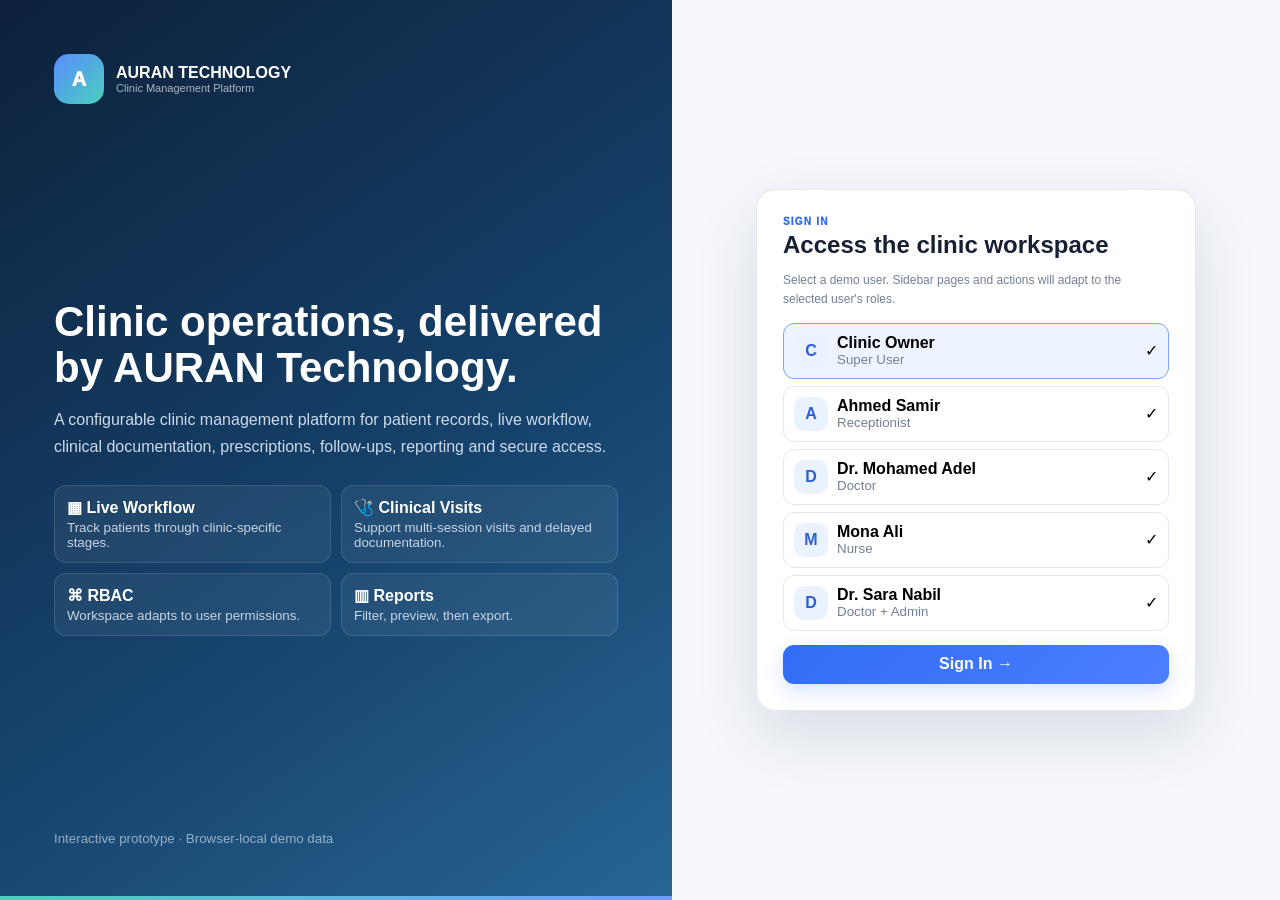
<file: Clinic_Management_V1_Full_Demo_Prototype_v9.html>
<!doctype html>
<html lang="en">
<head>
<meta charset="utf-8"/>
<meta name="viewport" content="width=device-width,initial-scale=1"/>
<title>Clinic Management V1 — Full Interactive Demo v3</title>
<style>
:root{
  --bg:#f5f7fb;--panel:#ffffff;--panel2:#fbfcff;--line:#e4e9f1;--text:#172033;--muted:#718096;
  --navy:#0f2340;--navy2:#18375e;--blue:#316df4;--blue2:#eaf1ff;--cyan:#34c5d8;
  --green:#18965d;--green2:#e8f8f0;--amber:#c68100;--amber2:#fff4d8;--red:#d34c4c;--red2:#fdeaea;
  --violet:#7458d8;--violet2:#efeafe;--shadow:0 18px 50px rgba(26,42,72,.10);--shadow2:0 9px 24px rgba(24,40,68,.07);
  --r:18px;--side:264px;--trans:180ms cubic-bezier(.2,.8,.2,1);
}
*{box-sizing:border-box}
html,body{margin:0;min-height:100%;font-family:"Aptos","Segoe UI Variable","Segoe UI",Tahoma,Arial,sans-serif;background:
radial-gradient(circle at 8% 0%,rgba(49,109,244,.08),transparent 26%),
radial-gradient(circle at 96% 18%,rgba(52,197,216,.08),transparent 24%),var(--bg);color:var(--text)}
button,input,select,textarea{font:inherit}button{cursor:pointer}.hidden{display:none!important}
.app{display:grid;grid-template-columns:var(--side) 1fr;min-height:100vh}
.sidebar{background:linear-gradient(180deg,#0e2039 0%,#112945 56%,#163656 100%);color:#fff;padding:18px 14px;position:sticky;top:0;height:100vh;overflow:auto;box-shadow:18px 0 50px rgba(15,35,64,.06);z-index:30}
.sidebar:before,.sidebar:after{display:none}
.brand{display:flex;gap:11px;align-items:center;padding:4px 8px 22px;position:relative}.brandmark{width:44px;height:44px;border-radius:14px;background:linear-gradient(135deg,#4b7dff,#3fd4c1);display:grid;place-items:center;font-weight:950;box-shadow:0 10px 28px rgba(60,122,255,.28);transform:rotate(-4deg)}
.brand strong{display:block;letter-spacing:.08em;font-size:13px}.brand small{display:block;color:#9db1c9;font-size:10px;margin-top:2px}.sidetitle{font-size:9px;color:#7890ad;text-transform:uppercase;letter-spacing:.14em;padding:9px 10px 6px;font-weight:900}
.nav{display:grid;gap:6px;position:relative}.nav button{position:relative;border:0;background:transparent;color:#bfccdc;padding:10px 11px;border-radius:12px;text-align:left;display:flex;gap:10px;align-items:center;font-weight:750;transition:var(--trans)}
.nav button .ico{width:28px;height:28px;border-radius:9px;display:grid;place-items:center;background:rgba(255,255,255,.04);transition:var(--trans)}
.nav button:hover{background:rgba(255,255,255,.06);color:#fff;transform:translateX(2px)}.nav button.active{background:linear-gradient(90deg,rgba(58,111,236,.28),rgba(58,111,236,.11));color:#fff;box-shadow:inset 3px 0 0 #5e8cff}
.nav button.active .ico{background:#2f6fed;box-shadow:0 7px 18px rgba(47,111,237,.32);transform:translateY(-1px)}
.sidefoot{margin-top:20px;border:1px solid rgba(255,255,255,.09);background:rgba(255,255,255,.05);border-radius:15px;padding:12px;backdrop-filter:blur(6px);position:relative}.sidefoot small{display:block;color:#94abc5}.sidefoot b{display:block;margin:3px 0 2px}
.main{min-width:0}.topbar{height:82px;background:rgba(255,255,255,.90);border-bottom:1px solid rgba(228,233,241,.9);display:flex;align-items:center;justify-content:space-between;padding:0 24px;position:sticky;top:0;z-index:20;backdrop-filter:blur(14px)}
.eyebrow{font-size:10px;color:var(--blue);font-weight:950;letter-spacing:.12em;text-transform:uppercase;margin-bottom:4px}.topbar h1{margin:0;font-size:22px}.topactions{display:flex;gap:8px;align-items:center;flex-wrap:wrap}
.content{padding:22px;animation:pageIn .28s ease both;position:relative}.content:before{display:none}
@keyframes pageIn{from{opacity:0;transform:translateY(6px)}to{opacity:1;transform:none}}@keyframes floaty{0%,100%{transform:translateY(0) rotate(0)}50%{transform:translateY(-5px) rotate(2deg)}}@keyframes pop{0%{transform:scale(.98);opacity:.4}100%{transform:scale(1);opacity:1}}
.panel,.metric,.card{background:rgba(255,255,255,.96);border:1px solid var(--line);border-radius:var(--r);box-shadow:var(--shadow2);transition:var(--trans)}.panel:hover,.metric:hover{box-shadow:var(--shadow)}.pad{padding:17px}
.grid4{display:grid;grid-template-columns:repeat(4,1fr);gap:14px}.grid3{display:grid;grid-template-columns:repeat(3,1fr);gap:14px}.grid2{display:grid;grid-template-columns:repeat(2,1fr);gap:14px}
.metric{padding:16px;position:relative;overflow:hidden}.metric:after{content:"";position:absolute;width:54px;height:54px;border-radius:16px;background:linear-gradient(135deg,rgba(49,109,244,.12),rgba(52,197,216,.06));right:-12px;top:-13px;transform:rotate(24deg)}
.metric span{font-size:11px;color:var(--muted);font-weight:750}.metric strong{font-size:27px;display:block;margin:5px 0}.metric small{color:var(--muted)}
.sectionhead{display:flex;justify-content:space-between;gap:12px;align-items:flex-start;margin-bottom:14px}.sectionhead h2,.sectionhead h3{margin:0}.sectionhead p{margin:4px 0 0;color:var(--muted);font-size:12px}
.toolbar{display:flex;gap:8px;align-items:center;flex-wrap:wrap}.btn{border:0;border-radius:11px;height:39px;padding:0 13px;font-weight:850;display:inline-flex;align-items:center;justify-content:center;gap:6px;transition:var(--trans)}
.btn:hover{transform:translateY(-1px);filter:brightness(1.02)}.btn:active{transform:translateY(0) scale(.99)}.btn.primary{background:var(--navy);color:#fff;box-shadow:0 8px 20px rgba(15,35,64,.14)}.btn.blue{background:linear-gradient(135deg,#316df4,#4b7fff);color:#fff;box-shadow:0 8px 20px rgba(49,109,244,.18)}.btn.secondary{background:#edf1f6}.btn.outline{background:#fff;border:1px solid var(--line)}.btn.success{background:var(--green2);color:#176c47}.btn.danger{background:var(--red2);color:#a52e2e}.btn.small{height:31px;font-size:11px;padding:0 9px}
.input,.select,.field input,.field select,.field textarea{border:1px solid var(--line);background:#fff;border-radius:11px;padding:9px 10px;outline:none;color:var(--text);transition:var(--trans)}.input:focus,.select:focus,.field input:focus,.field select:focus,.field textarea:focus{border-color:#a9c0ff;box-shadow:0 0 0 4px rgba(49,109,244,.08)}.input{height:41px;min-width:260px}
.field{display:grid;gap:6px}.field label{font-size:10px;color:var(--muted);font-weight:900;text-transform:uppercase;letter-spacing:.04em}.field textarea{min-height:84px;resize:vertical}.formgrid{display:grid;grid-template-columns:repeat(2,1fr);gap:11px}.formactions{display:flex;gap:8px;justify-content:flex-end;margin-top:13px}
.tablewrap{overflow:auto}table{width:100%;border-collapse:collapse}th,td{padding:11px 9px;border-bottom:1px solid var(--line);text-align:left;font-size:12px;white-space:nowrap}th{font-size:9px;color:var(--muted);text-transform:uppercase;letter-spacing:.07em;background:#fbfcfe;position:sticky;top:0}tr:hover td{background:#fbfdff}
.status{display:inline-flex;padding:5px 8px;border-radius:999px;font-size:10px;font-weight:900}.blue{background:var(--blue2);color:#2253b8}.green{background:var(--green2);color:#176743}.amber{background:var(--amber2);color:#916000}.red{background:var(--red2);color:#9f3030}.gray{background:#edf1f6;color:#5e6978}.violet{background:var(--violet2);color:#5f46ba}
.tabs{display:flex;gap:7px;flex-wrap:wrap;margin-bottom:14px}.tab{height:34px;border:1px solid var(--line);background:#fff;border-radius:999px;padding:0 11px;font-weight:800;font-size:11px;color:var(--muted);transition:var(--trans)}.tab:hover{transform:translateY(-1px)}.tab.active{background:var(--navy);color:#fff;border-color:var(--navy);box-shadow:0 7px 18px rgba(15,35,64,.14)}
.card{padding:13px}.card:hover{transform:translateY(-1px)}.divider{height:1px;background:var(--line);margin:13px 0}.muted{color:var(--muted)}.small{font-size:11px}.empty{text-align:center;color:var(--muted);padding:30px}
.profilehead{display:flex;justify-content:space-between;align-items:flex-start;gap:12px;margin-bottom:14px}.profilehead h2{margin:7px 0 3px}.profilehead p{margin:0;color:var(--muted)}
.suggestions{border:1px solid var(--line);border-radius:13px;overflow:auto;background:#fff;max-height:320px;box-shadow:var(--shadow2)}.suggestion{padding:11px 12px;border-bottom:1px solid var(--line);transition:var(--trans)}.suggestion:hover{background:#f6f9ff;padding-left:15px}
.queueboard{display:grid;grid-template-columns:repeat(4,minmax(220px,1fr));gap:11px;overflow:auto}.qcol{background:linear-gradient(180deg,#f9fbfe,#f4f7fb);border:1px solid var(--line);border-radius:15px;padding:10px;min-height:410px}.qcol h3{font-size:12px;margin:0 0 9px;display:flex;justify-content:space-between}.pcard{background:#fff;border:1px solid var(--line);border-radius:13px;padding:11px;margin-bottom:9px;box-shadow:0 6px 16px rgba(20,38,63,.05);animation:pop .18s ease both}.pcard:hover{transform:translateY(-2px);box-shadow:0 10px 24px rgba(20,38,63,.09)}.pcard .actions{display:flex;gap:6px;flex-wrap:wrap;margin-top:9px}
.modalback{position:fixed;inset:0;background:rgba(10,20,35,.52);z-index:100;display:grid;place-items:center;padding:16px;animation:pop .16s ease both}.modal{width:min(740px,96vw);max-height:90vh;overflow:auto;background:#fff;border-radius:20px;padding:18px;box-shadow:0 34px 90px rgba(0,0,0,.26)}.modal.large{width:min(1040px,96vw)}.modalhead{display:flex;justify-content:space-between;gap:10px;margin-bottom:14px}.modalhead h3{margin:0}.iconbtn{width:35px;height:35px;border:1px solid var(--line);background:#fff;border-radius:10px}
.toastroot{position:fixed;right:18px;bottom:18px;display:grid;gap:7px;z-index:130}.toast{background:#10233f;color:#fff;padding:11px 13px;border-radius:11px;box-shadow:0 18px 45px rgba(0,0,0,.18);animation:pop .18s ease both}
.builder{display:grid;gap:8px}.builderrow{border:1px solid var(--line);border-radius:12px;padding:11px;display:flex;justify-content:space-between;gap:10px;align-items:center;background:#fff}.switch{width:42px;height:23px;border-radius:999px;background:#cfd7e3;position:relative;transition:var(--trans)}.switch:after{content:"";position:absolute;top:3px;left:3px;width:17px;height:17px;border-radius:50%;background:#fff;transition:var(--trans)}.switch.on{background:var(--blue)}.switch.on:after{left:22px}
.chip{display:inline-flex;padding:5px 8px;border-radius:999px;background:#eef3fb;font-size:10px;margin:2px}.quickgrid{display:grid;grid-template-columns:repeat(3,1fr);gap:9px}.quick{border:1px solid var(--line);background:linear-gradient(180deg,#fff,#fbfdff);border-radius:13px;padding:13px;text-align:left;transition:var(--trans)}.quick:hover{background:#f8fbff;border-color:#bdd0ff;transform:translateY(-2px)}
.timeline{display:grid;gap:9px}.trow{display:grid;grid-template-columns:95px 12px 1fr;gap:9px}.dot{width:9px;height:9px;border-radius:50%;background:var(--blue);margin-top:5px;box-shadow:0 0 0 5px rgba(49,109,244,.08)}.banner{padding:11px 12px;border-radius:12px;background:var(--amber2);border:1px solid #ffe2a2;color:#865a00;margin-bottom:11px}.rxsec{border:1px solid var(--line);border-radius:13px;padding:12px;margin-bottom:10px;background:#fff}.rxsec h3{margin:0 0 9px}.auto{position:relative}.autolist{position:absolute;left:0;right:0;top:100%;background:#fff;border:1px solid var(--line);border-radius:10px;box-shadow:var(--shadow);z-index:10;max-height:170px;overflow:auto}.autoitem{padding:8px 9px;border-bottom:1px solid var(--line)}.autoitem:hover{background:#f6f9ff}
.kpirow{display:flex;gap:8px;flex-wrap:wrap}.kpi{padding:8px 10px;background:#f6f8fc;border-radius:10px;font-size:11px}.permgroup{border:1px solid var(--line);border-radius:15px;overflow:hidden;background:#fff}.permgroup h3{margin:0;padding:12px 13px;background:#f8faff;border-bottom:1px solid var(--line);font-size:13px}.permrow{display:grid;grid-template-columns:1.6fr repeat(4,90px);gap:8px;padding:10px 12px;border-bottom:1px solid var(--line);align-items:center}.permrow:last-child{border-bottom:0}.permname b{display:block}.permname small{color:var(--muted);display:block;margin-top:2px}.check{width:26px;height:26px;border-radius:8px;display:grid;place-items:center;margin:auto;background:#edf1f6;color:#8b96a8;font-weight:900}.check.y{background:var(--green2);color:var(--green)}
.rolecard{display:flex;align-items:center;gap:9px}.rolebadge{width:36px;height:36px;border-radius:11px;display:grid;place-items:center;background:linear-gradient(135deg,#edf2ff,#eefbf9);font-weight:900;color:var(--blue)}
.fieldtype{font-size:10px;padding:5px 7px;border-radius:999px;background:#f0f3f8;color:#586579}.filepreview{display:grid;grid-template-columns:repeat(auto-fill,minmax(150px,1fr));gap:9px}.thumb{border:1px solid var(--line);border-radius:12px;overflow:hidden;background:#fff}.thumb img{width:100%;height:105px;object-fit:cover;display:block}.thumb div{padding:8px}.logoPreview{width:82px;height:82px;border-radius:18px;border:1px dashed #b9c7db;background:#f8fbff;display:grid;place-items:center;overflow:hidden}.logoPreview img{width:100%;height:100%;object-fit:cover}
@media(max-width:1150px){:root{--side:88px}.brand>div:last-child,.sidetitle,.nav span:last-child,.sidefoot{display:none}.brand,.nav button{justify-content:center}.grid4{grid-template-columns:repeat(2,1fr)}.permrow{grid-template-columns:1.5fr repeat(4,70px)}}
@media(max-width:840px){.grid4,.grid3,.grid2,.formgrid{grid-template-columns:1fr}.content{padding:14px}.input{min-width:0;width:100%}.permrow{grid-template-columns:1fr;gap:4px}.permrow>div:not(.permname){display:inline-flex;margin-right:4px}}
@media(max-width:680px){.app{display:block}.sidebar{position:fixed;left:0;right:0;bottom:0;top:auto;height:64px;z-index:50;padding:6px}.brand,.sidetitle,.sidefoot{display:none}.nav{display:flex;justify-content:flex-start;overflow:auto}.nav button{padding:8px;min-width:58px}.main{padding-bottom:70px}.topbar{height:auto;min-height:72px;padding:10px 12px}}

/* v4 — quieter shapes, richer icon-led UI */
.hero-strip{background:linear-gradient(110deg,#10233f,#173b67 62%,#23568c);color:#fff;border-radius:18px;padding:18px 20px;box-shadow:var(--shadow);position:relative;overflow:hidden}
.hero-strip:after{content:"";position:absolute;left:0;bottom:0;width:100%;height:3px;background:linear-gradient(90deg,#54d2c0,#6a96ff,#54d2c0);background-size:200% 100%;animation:lineMove 5s linear infinite}
@keyframes lineMove{to{background-position:200% 0}}
.hero-strip h2{margin:0 0 5px;font-size:21px}.hero-strip p{margin:0;color:#c6d6ea;font-size:12px}.hero-actions{display:flex;gap:8px;margin-top:13px;flex-wrap:wrap}
.hero-btn{border:1px solid rgba(255,255,255,.16);background:rgba(255,255,255,.09);color:#fff;border-radius:10px;padding:9px 11px;font-weight:800;transition:var(--trans)}
.hero-btn:hover{background:rgba(255,255,255,.15);transform:translateY(-1px)}
.statline{display:flex;gap:10px;align-items:center}.stat-icon{width:36px;height:36px;border-radius:10px;display:grid;place-items:center;background:#eef3ff;color:#275ed0;font-size:17px}
.metric{border-radius:14px}.metric:after{display:none}.metric:hover{transform:translateY(-2px)}
.metric .trend{font-size:10px;color:var(--green);font-weight:800;margin-top:3px}
.section-icon{width:32px;height:32px;border-radius:9px;background:#eef3ff;color:#2e63d9;display:grid;place-items:center;margin-right:8px}
.section-title-row{display:flex;align-items:center}
.activity-row{display:grid;grid-template-columns:42px 1fr auto;gap:10px;align-items:center;padding:10px 0;border-bottom:1px solid var(--line)}
.activity-row:last-child{border-bottom:0}.activity-icon{width:36px;height:36px;border-radius:10px;background:#f0f4fb;display:grid;place-items:center;font-size:16px}
.progress-track{height:7px;background:#edf1f6;border-radius:999px;overflow:hidden}.progress-fill{height:100%;background:linear-gradient(90deg,#316df4,#44cbb8);border-radius:999px;animation:growBar .5s ease both}
@keyframes growBar{from{width:0}}
.dashboard-list{display:grid;gap:8px}.dashboard-list .row{display:grid;grid-template-columns:1fr auto;gap:12px;padding:10px 0;border-bottom:1px solid var(--line)}
.report-layout{display:grid;grid-template-columns:300px 1fr;gap:14px}
.report-list{display:grid;gap:8px}.report-item{border:1px solid var(--line);background:#fff;border-radius:12px;padding:11px;display:grid;grid-template-columns:38px 1fr;gap:10px;text-align:left;transition:var(--trans)}
.report-item:hover{border-color:#bfd0f7;transform:translateX(2px)}.report-item.active{border-color:#8fb0ff;background:#f7f9ff;box-shadow:inset 3px 0 0 var(--blue)}
.report-icon{width:36px;height:36px;border-radius:10px;background:#edf3ff;color:#2c62d8;display:grid;place-items:center;font-size:17px}.report-item b{display:block}.report-item small{color:var(--muted);display:block;margin-top:2px;line-height:1.35}
.report-builder{min-height:520px}.filterbar{display:grid;grid-template-columns:repeat(3,minmax(140px,1fr));gap:10px;padding:13px;background:#f8fafc;border:1px solid var(--line);border-radius:13px;margin-bottom:13px}
.preview-head{display:flex;justify-content:space-between;align-items:center;gap:10px;margin-bottom:8px}.preview-meta{font-size:11px;color:var(--muted)}
.exportbar{display:flex;gap:8px;flex-wrap:wrap}.report-empty{padding:60px 20px;text-align:center;color:var(--muted)}.report-empty .bigicon{font-size:34px;margin-bottom:8px}
.role-layout{display:grid;grid-template-columns:280px 1fr;gap:14px}.role-list{display:grid;gap:8px}.role-option{border:1px solid var(--line);background:#fff;border-radius:12px;padding:11px;display:grid;grid-template-columns:38px 1fr auto;gap:9px;align-items:center;text-align:left;transition:var(--trans)}
.role-option:hover{border-color:#bfd0f7}.role-option.active{border-color:#8fb0ff;background:#f6f9ff;box-shadow:inset 3px 0 0 var(--blue)}
.permission-card{display:grid;grid-template-columns:34px 1fr auto;gap:10px;align-items:center;padding:11px 12px;border-bottom:1px solid var(--line)}
.permission-card:last-child{border-bottom:0}.perm-ico{width:32px;height:32px;border-radius:9px;background:#edf8f2;color:#168557;display:grid;place-items:center;font-weight:900}
.permission-card .code{font-size:9px;color:#99a4b4;margin-top:3px}
.duplicate-box{border:1px solid #f2cf7c;background:#fff9e8;border-radius:12px;padding:11px;margin-top:10px}.duplicate-box.danger{border-color:#f0a4a4;background:#fff0f0}.duplicate-title{display:flex;gap:8px;align-items:center;font-weight:900}
.duplicate-person{display:flex;justify-content:space-between;gap:10px;padding:8px 0;border-top:1px solid rgba(120,100,50,.12);margin-top:7px}.duplicate-person:first-of-type{border-top:0}
.qsummary{display:grid;grid-template-columns:repeat(4,1fr);gap:10px;margin-bottom:12px}.qsummary .qs{background:#fff;border:1px solid var(--line);border-radius:12px;padding:11px;display:flex;gap:9px;align-items:center}.qsicon{width:34px;height:34px;border-radius:9px;background:#eef3ff;color:#2d62d7;display:grid;place-items:center}
.pcard{position:relative;overflow:hidden}.pcard:before{content:"";position:absolute;left:0;top:0;bottom:0;width:3px;background:#cad5e7}.qmeta{display:grid;grid-template-columns:1fr 1fr;gap:6px;margin-top:8px}.qmeta div{background:#f8fafc;border-radius:8px;padding:6px}.qmeta span{display:block;font-size:9px;color:var(--muted);text-transform:uppercase}.qmeta b{font-size:11px}
.next-step{margin-top:8px;padding:7px 8px;border-radius:9px;background:#f4f7fb;font-size:10px;color:#526071}.pcard .status{margin-top:7px}
.page-section-head{display:flex;align-items:center;gap:9px}.page-section-head .pi{width:34px;height:34px;border-radius:10px;background:#edf3ff;color:#2b62d8;display:grid;place-items:center}
@media(max-width:1050px){.report-layout,.role-layout{grid-template-columns:1fr}.report-list,.role-list{grid-template-columns:repeat(2,1fr)}.filterbar{grid-template-columns:repeat(2,1fr)}.qsummary{grid-template-columns:repeat(2,1fr)}}
@media(max-width:680px){.report-list,.role-list,.filterbar,.qsummary{grid-template-columns:1fr}}


/* v5 — Configuration & Settings redesign */
.config-shell{display:grid;grid-template-columns:240px 1fr;gap:14px}
.config-nav{background:#fff;border:1px solid var(--line);border-radius:16px;padding:10px;box-shadow:var(--shadow2);height:max-content;position:sticky;top:98px}
.config-nav button{width:100%;border:0;background:transparent;border-radius:11px;padding:11px 10px;display:grid;grid-template-columns:34px 1fr auto;gap:9px;align-items:center;text-align:left;color:var(--text);transition:var(--trans)}
.config-nav button:hover{background:#f7f9fc}.config-nav button.active{background:#eef4ff;color:#2456bc;box-shadow:inset 3px 0 0 var(--blue)}
.config-nav .navico{width:32px;height:32px;border-radius:9px;background:#f0f4fb;display:grid;place-items:center}
.config-nav button.active .navico{background:#dce8ff;color:#2456bc}
.config-nav b{display:block}.config-nav small{display:block;color:var(--muted);margin-top:1px}
.config-main{display:grid;gap:14px}
.config-hero{background:linear-gradient(120deg,#f8fbff,#ffffff 52%,#f7fbff);border:1px solid #dfe7f2;border-radius:16px;padding:16px;display:flex;justify-content:space-between;gap:12px;align-items:center}
.config-hero .copy h2{margin:0}.config-hero .copy p{margin:5px 0 0;color:var(--muted);font-size:12px}.config-hero .heroico{width:48px;height:48px;border-radius:14px;background:#edf3ff;color:#2d62d8;display:grid;place-items:center;font-size:22px}
.config-card{background:#fff;border:1px solid var(--line);border-radius:16px;padding:16px;box-shadow:var(--shadow2)}
.config-card + .config-card{margin-top:0}
.config-card-head{display:flex;justify-content:space-between;gap:12px;align-items:flex-start;margin-bottom:12px}
.config-card-head h3{margin:0}.config-card-head p{margin:4px 0 0;color:var(--muted);font-size:11px}
.config-grid{display:grid;grid-template-columns:repeat(2,minmax(0,1fr));gap:10px}
.config-item{border:1px solid var(--line);border-radius:12px;padding:11px;background:#fbfcff;display:flex;justify-content:space-between;gap:10px;align-items:center;transition:var(--trans)}
.config-item:hover{border-color:#bfd0f7;background:#f8fbff;transform:translateY(-1px)}
.config-item .meta{display:flex;gap:9px;align-items:center}.config-item .itemico{width:34px;height:34px;border-radius:9px;background:#edf3ff;color:#2d62d8;display:grid;place-items:center}
.config-item small{display:block;color:var(--muted);margin-top:2px}
.config-actions{display:flex;gap:8px;flex-wrap:wrap}
.settings-shell{display:grid;grid-template-columns:260px 1fr;gap:14px}
.settings-side{background:#fff;border:1px solid var(--line);border-radius:16px;padding:12px;box-shadow:var(--shadow2);height:max-content;position:sticky;top:98px}
.settings-side .identity{text-align:center;padding:8px 6px 14px}.settings-side .identity .logoPreview{margin:auto}.settings-side .identity h3{margin:10px 0 3px}.settings-side .identity p{margin:0;color:var(--muted);font-size:11px}
.settings-side .mini{display:flex;gap:8px;align-items:center;padding:9px;border-radius:10px;background:#f8fafc;margin-top:7px}
.settings-side .mini .mi{width:30px;height:30px;border-radius:8px;background:#edf3ff;color:#2d62d8;display:grid;place-items:center}
.settings-main{display:grid;gap:14px}
.settings-section{background:#fff;border:1px solid var(--line);border-radius:16px;padding:16px;box-shadow:var(--shadow2)}
.settings-section-head{display:flex;gap:10px;align-items:flex-start;margin-bottom:12px}.settings-section-head .sico{width:38px;height:38px;border-radius:10px;background:#edf3ff;color:#2d62d8;display:grid;place-items:center;font-size:17px}
.settings-section-head h3{margin:0}.settings-section-head p{margin:3px 0 0;color:var(--muted);font-size:11px}
.settings-row{display:grid;grid-template-columns:repeat(2,minmax(0,1fr));gap:11px}
.setting-help{font-size:10px;color:var(--muted);margin-top:4px}
.settings-footer{position:sticky;bottom:12px;z-index:5;background:rgba(255,255,255,.92);backdrop-filter:blur(10px);border:1px solid var(--line);border-radius:14px;padding:10px 12px;display:flex;justify-content:space-between;gap:10px;align-items:center;box-shadow:var(--shadow)}
.preview-box{border:1px dashed #c9d5e5;background:#fbfdff;border-radius:12px;padding:12px}
.preview-box b{display:block}.preview-box small{color:var(--muted)}
@media(max-width:980px){.config-shell,.settings-shell{grid-template-columns:1fr}.config-nav,.settings-side{position:static}.config-nav{display:grid;grid-template-columns:repeat(2,1fr)}.settings-row,.config-grid{grid-template-columns:1fr}}


/* v6 — Workflow diagram, live filtering, charts, and first-open welcome */
.welcome-screen{min-height:100vh;background:linear-gradient(135deg,#0e2039 0%,#16395e 55%,#235a89 100%);display:grid;place-items:center;padding:26px;color:#fff;position:relative;overflow:hidden}
.welcome-screen:before{content:"";position:absolute;inset:0;background:linear-gradient(115deg,transparent 0 46%,rgba(255,255,255,.035) 46% 47%,transparent 47% 100%);background-size:42px 42px}
.welcome-card{width:min(880px,96vw);position:relative;background:rgba(255,255,255,.08);border:1px solid rgba(255,255,255,.13);backdrop-filter:blur(14px);border-radius:22px;padding:34px;box-shadow:0 35px 100px rgba(0,0,0,.22);animation:pageIn .35s ease both}
.welcome-logo{width:68px;height:68px;border-radius:18px;background:linear-gradient(135deg,#4c7eff,#42d0bf);display:grid;place-items:center;font-size:26px;font-weight:950;box-shadow:0 16px 38px rgba(40,107,220,.3);overflow:hidden}
.welcome-logo img{width:100%;height:100%;object-fit:cover}.welcome-card h1{font-size:34px;margin:19px 0 8px}.welcome-card p{color:#cfdaea;line-height:1.65;max-width:680px;margin:0}.welcome-meta{display:flex;gap:9px;flex-wrap:wrap;margin-top:18px}.welcome-meta span{padding:7px 9px;border:1px solid rgba(255,255,255,.12);border-radius:9px;background:rgba(255,255,255,.06);font-size:11px}.welcome-actions{margin-top:24px}.welcome-actions .btn{height:44px;padding:0 18px}
.chart-grid{display:grid;grid-template-columns:repeat(2,minmax(0,1fr));gap:14px;margin-top:14px}.chart-card{background:#fff;border:1px solid var(--line);border-radius:16px;padding:16px;box-shadow:var(--shadow2);min-height:300px}
.chart-head{display:flex;justify-content:space-between;align-items:flex-start;gap:10px;margin-bottom:14px}.chart-head h3{margin:0}.chart-head p{margin:3px 0 0;color:var(--muted);font-size:11px}.chart-badge{font-size:10px;padding:5px 8px;border-radius:999px;background:#eef3ff;color:#2d62d8;font-weight:850}
.bar-chart{display:grid;gap:11px}.bar-row{display:grid;grid-template-columns:120px 1fr 36px;gap:9px;align-items:center}.bar-label{font-size:11px;font-weight:750;overflow:hidden;text-overflow:ellipsis;white-space:nowrap}.bar-track{height:10px;border-radius:6px;background:#edf1f6;overflow:hidden}.bar-fill{height:100%;border-radius:6px;background:linear-gradient(90deg,#356ff4,#49c6b7);animation:growBar .55s ease both}.bar-value{text-align:right;font-size:11px;font-weight:850}
.line-chart{height:210px;width:100%;display:block}.chart-legend{display:flex;gap:12px;flex-wrap:wrap;margin-top:8px;font-size:10px;color:var(--muted)}.legend-dot{display:inline-block;width:8px;height:8px;border-radius:2px;background:#316df4;margin-right:5px}
.stackbar{height:18px;border-radius:7px;overflow:hidden;display:flex;background:#edf1f6}.stackbar span{display:block;height:100%}.stack-complete{background:#2aa56e}.stack-pending{background:#f1b64d}.stack-draft{background:#6b8ff6}.stack-notstarted{background:#aab4c4}
.queue-filterbar{display:grid;grid-template-columns:2fr 1fr 1fr auto;gap:9px;align-items:end;background:#fff;border:1px solid var(--line);border-radius:14px;padding:12px;margin-bottom:12px;box-shadow:var(--shadow2)}
.queue-filterbar .field{min-width:0}.filter-clear{align-self:end}.queue-count-note{font-size:10px;color:var(--muted);margin-top:4px}
.workflow-stage{background:linear-gradient(180deg,#fff,#f9fbfe);border:1px solid var(--line);border-radius:16px;padding:16px;overflow:auto;box-shadow:var(--shadow2)}
.workflow-canvas{display:flex;align-items:center;gap:0;min-width:max-content;padding:16px 4px}
.wf-node{width:176px;min-height:104px;border:1px solid var(--line);border-top:4px solid var(--node-color,#316df4);border-radius:13px;background:#fff;padding:11px;box-shadow:0 8px 20px rgba(26,42,72,.07);position:relative;transition:var(--trans)}
.wf-node:hover{transform:translateY(-3px);box-shadow:0 13px 28px rgba(26,42,72,.11)}.wf-node .nnum{font-size:9px;color:var(--muted);text-transform:uppercase;font-weight:900}.wf-node h4{margin:5px 0 4px}.wf-node small{color:var(--muted);display:block}.wf-color{width:14px;height:14px;border-radius:4px;display:inline-block;vertical-align:middle;margin-right:5px;background:var(--node-color)}
.wf-arrow{width:54px;height:2px;background:#b8c5d7;position:relative;margin:0 5px}.wf-arrow:after{content:"";position:absolute;right:-1px;top:-4px;border-left:8px solid #b8c5d7;border-top:5px solid transparent;border-bottom:5px solid transparent}
.color-picker-row{display:flex;gap:7px;flex-wrap:wrap}.color-swatch{width:30px;height:30px;border-radius:8px;border:2px solid transparent;box-shadow:inset 0 0 0 1px rgba(0,0,0,.08)}.color-swatch.active{border-color:#0f2340;box-shadow:0 0 0 2px #fff,0 0 0 4px #0f2340}
.config-status-row{display:grid;grid-template-columns:40px 1fr auto auto;gap:10px;align-items:center;padding:10px;border:1px solid var(--line);border-radius:12px;background:#fff}
.status-color-dot{width:22px;height:22px;border-radius:6px;background:var(--dot)}.settings-theme-preview{height:96px;border-radius:12px;background:linear-gradient(135deg,#10233f,#24527e);padding:12px;color:#fff;display:flex;align-items:end;font-size:11px}
@media(max-width:980px){.chart-grid{grid-template-columns:1fr}.queue-filterbar{grid-template-columns:1fr 1fr}.queue-filterbar .field:first-child{grid-column:1/-1}}
@media(max-width:680px){.queue-filterbar{grid-template-columns:1fr}.queue-filterbar .field:first-child{grid-column:auto}.welcome-card{padding:24px}.welcome-card h1{font-size:27px}.bar-row{grid-template-columns:90px 1fr 30px}}


/* v7 */
.auth-screen{min-height:100vh;display:grid;grid-template-columns:minmax(0,1.05fr) minmax(420px,.95fr);background:#f5f7fb}.auth-visual{background:linear-gradient(145deg,#0d213b,#16436d 58%,#286593);color:#fff;padding:54px;display:flex;flex-direction:column;justify-content:space-between;position:relative;overflow:hidden}.auth-visual:after{content:"";position:absolute;left:0;right:0;bottom:0;height:4px;background:linear-gradient(90deg,#49d2bd,#6c9cff,#49d2bd);background-size:200% 100%;animation:lineMove 5s linear infinite}.auth-brand{display:flex;gap:12px;align-items:center}.auth-brand .mark{width:50px;height:50px;border-radius:15px;background:linear-gradient(135deg,#5b8cff,#48d0bd);display:grid;place-items:center;font-weight:950;font-size:20px}.auth-copy h1{font-size:42px;line-height:1.08;margin:0 0 14px;max-width:640px}.auth-copy p{color:#ccdae9;line-height:1.7;max-width:630px}.auth-points{display:grid;grid-template-columns:repeat(2,1fr);gap:10px;margin-top:24px;max-width:640px}.auth-point{border:1px solid rgba(255,255,255,.12);background:rgba(255,255,255,.06);border-radius:12px;padding:12px}.auth-point b{display:block}.auth-point small{color:#c8d4e3;display:block;margin-top:3px}.auth-form-wrap{display:grid;place-items:center;padding:34px}.auth-card{width:min(440px,100%);background:#fff;border:1px solid var(--line);border-radius:20px;padding:26px;box-shadow:0 24px 65px rgba(19,39,70,.12)}.auth-card h2{margin:0}.auth-card p{color:var(--muted);font-size:12px;line-height:1.55}.auth-users{display:grid;gap:7px;margin:14px 0}.auth-user{border:1px solid var(--line);background:#fff;border-radius:11px;padding:10px;display:grid;grid-template-columns:34px 1fr auto;gap:9px;align-items:center;text-align:left;transition:var(--trans)}.auth-user:hover{border-color:#a9c2ff;background:#f8fbff}.auth-user.active{border-color:#7ea4ff;background:#eef4ff}.user-avatar{width:34px;height:34px;border-radius:10px;background:#eaf1ff;color:#2a61d2;display:grid;place-items:center;font-weight:900}.account-menu{position:relative}.account-btn{border:1px solid var(--line);background:#fff;border-radius:11px;height:40px;padding:0 10px;display:flex;align-items:center;gap:8px;font-weight:800}.account-dd{position:absolute;right:0;top:47px;width:235px;background:#fff;border:1px solid var(--line);border-radius:13px;padding:7px;box-shadow:var(--shadow);z-index:40}.account-dd .head{padding:8px;border-bottom:1px solid var(--line);margin-bottom:6px}.account-dd button{width:100%;border:0;background:#fff;padding:9px;border-radius:9px;text-align:left;font-weight:750}.account-dd button:hover{background:#f5f8fc}.help-layout{display:grid;grid-template-columns:260px 1fr;gap:14px}.help-nav{background:#fff;border:1px solid var(--line);border-radius:16px;padding:10px;height:max-content;position:sticky;top:98px;box-shadow:var(--shadow2)}.help-nav button{width:100%;border:0;background:#fff;padding:10px;border-radius:10px;text-align:left;font-weight:750}.help-nav button:hover,.help-nav button.active{background:#eef4ff;color:#285ecb}.help-content{display:grid;gap:14px}.help-section{background:#fff;border:1px solid var(--line);border-radius:16px;padding:17px;box-shadow:var(--shadow2)}.help-section h2{margin:0 0 6px}.help-section p{color:var(--muted);line-height:1.6}.help-feature{display:grid;grid-template-columns:38px 1fr;gap:10px}.help-ico{width:36px;height:36px;border-radius:10px;background:#edf3ff;color:#2a61d2;display:grid;place-items:center;font-size:17px}.filter-drawer{background:#fff;border:1px solid var(--line);border-radius:14px;padding:12px;box-shadow:var(--shadow2);margin-bottom:12px;animation:pageIn .2s ease both}.filter-actions{display:flex;justify-content:flex-end;gap:8px;margin-top:10px}.wf-map{position:relative;min-width:980px;min-height:360px;background:linear-gradient(#f4f7fb 1px,transparent 1px),linear-gradient(90deg,#f4f7fb 1px,transparent 1px);background-size:24px 24px;border:1px solid var(--line);border-radius:15px;overflow:hidden}.wf-svg{position:absolute;inset:0;width:100%;height:100%;pointer-events:none}.wf-map-node{position:absolute;width:168px;min-height:86px;background:#fff;border:1px solid var(--line);border-left:5px solid var(--c);border-radius:12px;padding:11px;box-shadow:0 10px 24px rgba(26,42,72,.08);transition:var(--trans);z-index:2}.wf-map-node:hover{transform:translateY(-2px)}.wf-map-node .code{font-size:9px;color:var(--muted);margin-top:4px}.wf-map-node .color{width:11px;height:11px;border-radius:3px;background:var(--c);display:inline-block;margin-right:5px}.wf-map-node .out{font-size:10px;color:var(--muted);margin-top:6px}.color-input-row{display:flex;gap:10px;align-items:center}.color-input-row input[type=color]{width:54px;height:38px;padding:2px;border:1px solid var(--line);border-radius:9px;background:#fff}@media(max-width:900px){.auth-screen{grid-template-columns:1fr}.auth-visual{display:none}.help-layout{grid-template-columns:1fr}.help-nav{position:static}.auth-form-wrap{min-height:100vh}}


.applied-filters{display:flex;gap:7px;flex-wrap:wrap;align-items:center;margin:8px 0 12px}
.applied-label{font-size:10px;font-weight:900;color:var(--muted);text-transform:uppercase;letter-spacing:.06em;margin-right:2px}
.filter-chip{display:inline-flex;align-items:center;gap:7px;background:#0d8ecf;color:#fff;border-radius:8px;padding:7px 9px;font-size:11px;font-weight:850;box-shadow:0 5px 14px rgba(13,142,207,.14)}
.filter-chip button{border:0;background:rgba(255,255,255,.16);color:#fff;width:19px;height:19px;border-radius:6px;display:grid;place-items:center;padding:0;font-weight:900}
.filter-chip button:hover{background:rgba(255,255,255,.26)}
.no-filters{font-size:11px;color:var(--muted);padding:7px 0}
.guide-flow{display:grid;grid-template-columns:repeat(3,minmax(0,1fr));gap:10px;margin-top:12px}
.guide-step{border:1px solid var(--line);background:#fbfcff;border-radius:12px;padding:12px}
.guide-step .num{width:28px;height:28px;border-radius:8px;background:#edf3ff;color:#2b62d8;display:grid;place-items:center;font-weight:900;margin-bottom:8px}
.guide-step b{display:block}.guide-step small{display:block;color:var(--muted);margin-top:4px;line-height:1.45}
.guide-note{margin-top:10px;padding:10px;border-left:3px solid #316df4;background:#f6f9ff;border-radius:8px;color:#536176;font-size:11px}
@media(max-width:900px){.guide-flow{grid-template-columns:1fr}}


/* v9 — Welcome as an in-app page */
.welcome-page{display:grid;grid-template-columns:minmax(0,1.35fr) minmax(280px,.65fr);gap:14px;align-items:stretch}
.welcome-main-card{background:linear-gradient(135deg,#10233f,#173e68 58%,#225a8e);color:#fff;border-radius:18px;padding:28px;box-shadow:var(--shadow);min-height:420px;display:flex;flex-direction:column;justify-content:space-between;position:relative;overflow:hidden}
.welcome-main-card:after{content:"";position:absolute;left:0;right:0;bottom:0;height:4px;background:linear-gradient(90deg,#4ad1bd,#6d9cff,#4ad1bd);background-size:200% 100%;animation:lineMove 5s linear infinite}
.welcome-main-card .clinic-mark{width:62px;height:62px;border-radius:17px;background:linear-gradient(135deg,#5b88ff,#44ceb9);display:grid;place-items:center;font-size:24px;font-weight:950;overflow:hidden}
.welcome-main-card .clinic-mark img{width:100%;height:100%;object-fit:cover}
.welcome-main-card h2{font-size:31px;line-height:1.15;margin:20px 0 9px;max-width:680px}.welcome-main-card p{color:#d2dfed;line-height:1.7;max-width:720px;margin:0}
.welcome-main-card .welcome-user{display:flex;gap:9px;flex-wrap:wrap;margin-top:18px}.welcome-main-card .welcome-user span{background:rgba(255,255,255,.08);border:1px solid rgba(255,255,255,.12);padding:7px 9px;border-radius:9px;font-size:11px}
.welcome-side-card{background:#fff;border:1px solid var(--line);border-radius:18px;padding:18px;box-shadow:var(--shadow2);display:flex;flex-direction:column;gap:12px}
.welcome-side-card h3{margin:0}.welcome-side-card p{margin:3px 0 0;color:var(--muted);font-size:11px;line-height:1.5}.welcome-side-item{display:grid;grid-template-columns:34px 1fr;gap:9px;align-items:center;padding:10px;border:1px solid var(--line);border-radius:11px;background:#fbfcff}.welcome-side-item .wi{width:32px;height:32px;border-radius:9px;background:#edf3ff;color:#2a61d2;display:grid;place-items:center}
@media(max-width:900px){.welcome-page{grid-template-columns:1fr}}

</style>
</head>
<body>
<div id="app"><div style="padding:24px">Loading Clinic Demo...</div></div>
<div id="modal"></div><div id="toasts" class="toastroot"></div>
<script>
const KEY="clinic_full_demo_v3";
const PERMISSIONS=[
 {code:"Dashboard.View",label:"View Dashboard",desc:"Open the main clinic dashboard",group:"Dashboard"},
 {code:"Patient.View",label:"View Patients",desc:"Search and open patient profiles",group:"Patients"},
 {code:"Patient.Create",label:"Register Patient",desc:"Create a new patient record",group:"Patients"},
 {code:"Patient.EditBasic",label:"Edit Patient Basic Data",desc:"Edit name, phone, gender and date of birth",group:"Patients"},
 {code:"MedicalProfile.View",label:"View Medical Profile",desc:"View medical history, conditions and allergies",group:"Clinical"},
 {code:"MedicalProfile.Edit",label:"Edit Medical Profile",desc:"Update conditions, allergies and ongoing medications",group:"Clinical"},
 {code:"Measurement.Create",label:"Record Clinical Measurements",desc:"Add blood pressure, sugar, IOP and configured measurements",group:"Clinical"},
 {code:"Queue.View",label:"View Live Queue",desc:"Open the live clinic workflow board",group:"Clinic Workflow"},
 {code:"Queue.CheckIn",label:"Check In Patient",desc:"Add a patient to today's clinic queue",group:"Clinic Workflow"},
 {code:"Queue.Move",label:"Move Patient in Workflow",desc:"Apply allowed workflow transitions",group:"Clinic Workflow"},
 {code:"Queue.Exit",label:"Exit Patient",desc:"Mark the patient as exited from the clinic",group:"Clinic Workflow"},
 {code:"Visit.View",label:"View Visits",desc:"View patient visits and doctor sessions",group:"Visits"},
 {code:"Visit.Start",label:"Start Doctor Session",desc:"Start a doctor session inside the visit",group:"Visits"},
 {code:"Visit.Edit",label:"Edit Visit Documentation",desc:"Write complaint, examination, diagnosis and notes",group:"Visits"},
 {code:"Visit.Session",label:"Manage Visit Sessions",desc:"Support multiple doctor sessions in one visit",group:"Visits"},
 {code:"Prescription.Create",label:"Create Prescription / Orders",desc:"Create medications, tests, radiology or upload prescription images",group:"Clinical Orders"},
 {code:"Documentation.Complete",label:"Complete Documentation",desc:"Mark medical documentation as completed",group:"Visits"},
 {code:"FollowUp.View",label:"View Follow-ups",desc:"View follow-up recommendations",group:"Follow-ups"},
 {code:"Reports.View",label:"View Reports",desc:"Open clinic reports and KPIs",group:"Reports"},
 {code:"Users.Manage",label:"Manage Employees",desc:"Create, edit, enable or disable clinic users",group:"Administration"},
 {code:"RBAC.View",label:"View Roles & Permissions",desc:"View protected system roles and full permission matrix",group:"Administration"},
 {code:"Config.Manage",label:"Manage Clinic Configuration",desc:"Configure workflow, profile fields, clinical fields and prescription sections",group:"Administration"},
 {code:"Audit.View",label:"View Audit Log",desc:"View important clinical and administrative actions",group:"Administration"},
 {code:"Settings.Manage",label:"Manage Clinic Settings",desc:"Manage identity, timezone, localization, logo and document settings",group:"Administration"}
];
const ROLE_META={
 ADMIN:{name:"Admin",icon:"A",desc:"Administrative control without changing system role definitions"},
 RECEPTIONIST:{name:"Receptionist",icon:"R",desc:"Front-desk patient registration and queue operations"},
 DOCTOR:{name:"Doctor",icon:"D",desc:"Clinical visits, documentation and prescriptions"},
 NURSE:{name:"Nurse",icon:"N",desc:"Clinical measurements and patient support"}
};
const SEED={
 clinic:{name:"VisionCare Clinic",prefix:"AU",timezone:"Africa/Cairo",locale:"en-EG",dateFormat:"DD/MM/YYYY",timeFormat:"12h",phone:"+20 2 5555 0101",email:"hello@visioncare.demo",address:"New Cairo, Cairo",website:"",logo:null,prescriptionHeader:"VisionCare Clinic",prescriptionFooter:"For follow-up, contact the clinic.",documentationReminderHours:12,welcomeTitle:"Welcome to VisionCare Clinic",welcomeMessage:"A smarter clinic workspace for patients, live flow, clinical documentation and reporting.",welcomeButton:"Enter Clinic System"},
 users:[
  {id:"u1",name:"Clinic Owner",roles:["SUPER_USER"],active:true,email:"owner@clinic.demo"},
  {id:"u2",name:"Ahmed Samir",roles:["RECEPTIONIST"],active:true,email:"reception@clinic.demo"},
  {id:"u3",name:"Dr. Mohamed Adel",roles:["DOCTOR"],active:true,email:"mohamed@clinic.demo"},
  {id:"u4",name:"Mona Ali",roles:["NURSE"],active:true,email:"mona@clinic.demo"},
  {id:"u5",name:"Dr. Sara Nabil",roles:["DOCTOR","ADMIN"],active:true,email:"sara@clinic.demo"}
 ],
 roles:[
  {code:"ADMIN",permissions:["Dashboard.View","Patient.View","Patient.EditBasic","MedicalProfile.View","Queue.View","Queue.Move","Queue.Exit","Visit.View","Reports.View","Users.Manage","RBAC.View","Config.Manage","Audit.View","Settings.Manage","FollowUp.View"]},
  {code:"RECEPTIONIST",permissions:["Dashboard.View","Patient.View","Patient.Create","Patient.EditBasic","Queue.View","Queue.CheckIn","Queue.Move","Queue.Exit","FollowUp.View"]},
  {code:"DOCTOR",permissions:["Dashboard.View","Patient.View","MedicalProfile.View","MedicalProfile.Edit","Measurement.Create","Queue.View","Visit.View","Visit.Start","Visit.Edit","Visit.Session","Prescription.Create","Documentation.Complete","FollowUp.View","Reports.View"]},
  {code:"NURSE",permissions:["Dashboard.View","Patient.View","MedicalProfile.View","Measurement.Create","Queue.View","Visit.View"]}
 ],
 patients:[
  {id:"p1",number:"AU-2026-152",name:"Ahmed Mohamed Ali",phone:"01012345678",gender:"Male",dob:"1985-04-12",conditions:["Diabetes","Hypertension"],allergies:["Penicillin"],currentMeds:["Metformin"],notes:"Long-term follow-up patient",createdAt:"2026-07-02T09:10:00",custom:{}},
  {id:"p2",number:"AU-2026-153",name:"Sara Ali Hassan",phone:"01156789911",gender:"Female",dob:"1991-08-20",conditions:[],allergies:[],currentMeds:[],notes:"",createdAt:"2026-08-03T10:20:00",custom:{}}
 ],
 workflow:[
  {id:"w1",code:"WAITING",name:"Waiting",color:"blue",order:1},{id:"w2",code:"WITH_DOCTOR",name:"With Doctor",color:"green",order:2},
  {id:"w3",code:"WAITING_DROPS",name:"Waiting For Drops",color:"amber",order:3},{id:"w4",code:"READY_RECHECK",name:"Ready For Recheck",color:"violet",order:4},
  {id:"w5",code:"COMPLETED",name:"Completed",color:"green",order:5},{id:"w6",code:"EXITED",name:"Exited",color:"gray",order:6}
 ],
 transitions:[{from:"WAITING",to:"WITH_DOCTOR"},{from:"WITH_DOCTOR",to:"WAITING_DROPS"},{from:"WITH_DOCTOR",to:"COMPLETED"},{from:"WAITING_DROPS",to:"READY_RECHECK"},{from:"READY_RECHECK",to:"WITH_DOCTOR"},{from:"COMPLETED",to:"EXITED"}],
 queue:[{id:"q1",patientId:"p1",doctorId:"u3",status:"WAITING",entryAt:"2026-08-22T10:14:00",exitAt:null,visitId:"v1"},{id:"q2",patientId:"p2",doctorId:"u5",status:"EXITED",entryAt:"2026-08-20T11:10:00",exitAt:"2026-08-20T11:42:00",visitId:"v2"}],
 visits:[{id:"v1",patientId:"p1",doctorId:"u3",status:"Open",documentationStatus:"Draft",chiefComplaint:"Blurred vision",examination:"",diagnosis:"",notes:"",treatmentPlan:"",followUp:"Review IOP and response to drops after 7 days",entryAt:"2026-08-22T10:14:00",exitAt:null},{id:"v2",patientId:"p2",doctorId:"u5",status:"Completed",documentationStatus:"Completed",chiefComplaint:"Eye dryness",examination:"Mild dry eye signs",diagnosis:"Dry eye syndrome",notes:"Avoid prolonged screen exposure",treatmentPlan:"Lubricating drops",followUp:"Follow up after 14 days if symptoms persist",entryAt:"2026-08-20T11:10:00",exitAt:"2026-08-20T11:42:00"}],
 sessions:[],
 measurements:[
  {id:"m1",patientId:"p1",visitId:null,type:"Blood Pressure",value:"138/88",unit:"mmHg",at:"2026-08-22T09:40:00"},
  {id:"m2",patientId:"p1",visitId:null,type:"Blood Sugar",value:"156",unit:"mg/dL",at:"2026-08-22T09:42:00"},
  {id:"m3",patientId:"p1",visitId:null,type:"IOP Right",value:"18",unit:"mmHg",at:"2026-08-22T09:45:00"},
  {id:"m4",patientId:"p1",visitId:null,type:"IOP Left",value:"17",unit:"mmHg",at:"2026-08-22T09:45:00"}
 ],
 clinicalFields:[
  {id:"cf1",name:"Blood Pressure",type:"text",unit:"mmHg",enabled:true,options:[]},
  {id:"cf2",name:"Blood Sugar",type:"number",unit:"mg/dL",enabled:true,options:[]},
  {id:"cf3",name:"Weight",type:"number",unit:"kg",enabled:false,options:[]},
  {id:"cf4",name:"Temperature",type:"number",unit:"°C",enabled:false,options:[]},
  {id:"cf5",name:"IOP Right",type:"number",unit:"mmHg",enabled:true,options:[]},
  {id:"cf6",name:"IOP Left",type:"number",unit:"mmHg",enabled:true,options:[]},
  {id:"cf7",name:"Visual Acuity",type:"text",unit:"",enabled:true,options:[]}
 ],
 profileSections:[
  {id:"ps1",name:"Overview",enabled:true,order:1,system:true},{id:"ps2",name:"Medical Profile",enabled:true,order:2,system:true},
  {id:"ps3",name:"Measurements",enabled:true,order:3,system:true},{id:"ps4",name:"Visits",enabled:true,order:4,system:true},
  {id:"ps5",name:"Prescriptions",enabled:true,order:5,system:true},{id:"ps6",name:"Investigations",enabled:true,order:6,system:true},
  {id:"ps7",name:"Attachments",enabled:true,order:7,system:true},{id:"ps8",name:"Follow-ups",enabled:true,order:8,system:true},
  {id:"ps9",name:"Timeline",enabled:true,order:9,system:true},
  {id:"ps10",name:"Lifestyle",enabled:true,order:10,system:false}
 ],
 customProfileFields:[
  {id:"pf1",section:"Lifestyle",label:"Smoker",type:"boolean",required:false,options:[]},
  {id:"pf2",section:"Lifestyle",label:"Exercise Level",type:"single-select",required:false,options:["Low","Moderate","High"]},
  {id:"pf3",section:"Lifestyle",label:"Preferred Contact",type:"multi-select",required:false,options:["Phone","WhatsApp","Email"]},
  {id:"pf4",section:"Medical Profile",label:"Insurance Card Image",type:"image",required:false,options:[]}
 ],
 rxSections:[
  {id:"r1",name:"Medications",type:"structured",enabled:true,order:1},
  {id:"r2",name:"Investigations",type:"structured",enabled:true,order:2},
  {id:"r3",name:"Radiology",type:"structured",enabled:true,order:3},
  {id:"r4",name:"Prescription Image",type:"image",enabled:true,order:4},
  {id:"r5",name:"Instructions",type:"text",enabled:true,order:5},
  {id:"r6",name:"Follow-up",type:"text",enabled:true,order:6}
 ],
 suggestions:{MEDICATIONS:["Augmentin 1g","Augmentin 625mg","Panadol 500mg","Tobradex Eye Drops","Metformin 500mg"],INVESTIGATIONS:["CBC","HbA1c","Liver Function","Kidney Function","Visual Field Test"],RADIOLOGY:["X-Ray Chest","Ultrasound Abdomen","CT Brain","MRI Orbit"]},
 prescriptions:[],attachments:[],audit:[{id:"a1",at:"2026-08-22T10:14:00",actor:"Ahmed Samir",action:"Checked in patient",entity:"AU-2026-152"}]
};
const clone=x=>JSON.parse(JSON.stringify(x));function load(){try{return JSON.parse(localStorage.getItem(KEY))||clone(SEED)}catch{return clone(SEED)}}let db=load();
let state={view:"dashboard",patientId:null,ptab:"Overview",currentUser:"u1",configTab:"workflow",reportKey:null,reportPreview:null,selectedRole:"ADMIN",queueSearch:"",queueDoctor:"",queueStatus:"",queueFilterOpen:false};
const $=s=>document.querySelector(s),$$=s=>[...document.querySelectorAll(s)],uid=p=>p+Math.random().toString(36).slice(2,9),now=()=>new Date().toISOString();
function save(){localStorage.setItem(KEY,JSON.stringify(db))}function fmt(x){return x?new Date(x).toLocaleString([], {day:"2-digit",month:"short",hour:"2-digit",minute:"2-digit"}):"—"}function age(d){if(!d)return"—";const b=new Date(d),n=new Date();let a=n.getFullYear()-b.getFullYear();if(n<new Date(n.getFullYear(),b.getMonth(),b.getDate()))a--;return a}
function usr(){return db.users.find(x=>x.id===state.currentUser)}function pat(i){return db.patients.find(x=>x.id===i)}function doctor(i){return db.users.find(x=>x.id===i)}function wf(c){return db.workflow.find(x=>x.code===c)||{name:c,color:"gray"}}
function isSuper(){return usr()?.roles.includes("SUPER_USER")}function permsForUser(){if(isSuper())return new Set(PERMISSIONS.map(p=>p.code));const set=new Set();usr()?.roles.forEach(rc=>{const r=db.roles.find(x=>x.code===rc);r?.permissions.forEach(p=>set.add(p))});return set}
function can(p){return isSuper()||permsForUser().has(p)}function roleLabel(rc){return rc==="SUPER_USER"?"Super User":ROLE_META[rc]?.name||rc}
function toast(m){const e=document.createElement("div");e.className="toast";e.textContent=m;$("#toasts").appendChild(e);setTimeout(()=>e.remove(),2200)}function audit(action,entity){db.audit.unshift({id:uid("a"),at:now(),actor:usr()?.name||"Demo User",action,entity});save()}
function modal(title,body,large=false){$("#modal").innerHTML=`<div class="modalback" data-close><div class="modal ${large?"large":""}" onclick="event.stopPropagation()"><div class="modalhead"><div><div class="eyebrow">Clinic Demo</div><h3>${title}</h3></div><button class="iconbtn" data-close>×</button></div>${body}</div></div>`;$$("[data-close]").forEach(x=>x.onclick=()=>$("#modal").innerHTML="")}
const NAV=[
 ["dashboard","⌂","Dashboard","Dashboard.View"],["patients","◎","Patients","Patient.View"],["queue","▦","Live Queue","Queue.View"],["visits","✚","Visits","Visit.View"],
 ["pending","◷","Pending Docs","Visit.Edit"],["followups","↻","Follow-ups","FollowUp.View"],["reports","▥","Reports","Reports.View"],["employees","♙","Employees","Users.Manage"],
 ["rbac","⌘","Roles & Permissions","RBAC.View"],["config","⚙","Configuration","Config.Manage"],["settings","⚲","Settings","Settings.Manage"],["audit","≡","Audit","Audit.View"],["help","?","System Guide","Dashboard.View"]
];
function visibleNav(){return NAV.filter(n=>can(n[3]))}
function isLoggedIn(){return sessionStorage.getItem("clinicLoggedIn")==="1"}
function welcomeSeen(){return sessionStorage.getItem("clinicWelcomeSeen")==="1"}
function showLogin(){const available=db.users.filter(u=>u.active),selected=state.currentUser&&available.some(u=>u.id===state.currentUser)?state.currentUser:available[0]?.id;state.currentUser=selected;$("#app").innerHTML=`<div class="auth-screen"><section class="auth-visual"><div class="auth-brand"><div class="mark">A</div><div><b>AURAN TECHNOLOGY</b><div style="opacity:.65;font-size:11px">Clinic Management Platform</div></div></div><div class="auth-copy"><h1>Clinic operations, delivered by AURAN Technology.</h1><p>A configurable clinic management platform for patient records, live workflow, clinical documentation, prescriptions, follow-ups, reporting and secure access.</p><div class="auth-points"><div class="auth-point"><b>▦ Live Workflow</b><small>Track patients through clinic-specific stages.</small></div><div class="auth-point"><b>🩺 Clinical Visits</b><small>Support multi-session visits and delayed documentation.</small></div><div class="auth-point"><b>⌘ RBAC</b><small>Workspace adapts to user permissions.</small></div><div class="auth-point"><b>▥ Reports</b><small>Filter, preview, then export.</small></div></div></div><small style="opacity:.55">Interactive prototype · Browser-local demo data</small></section><section class="auth-form-wrap"><div class="auth-card"><div class="eyebrow">Sign in</div><h2>Access the clinic workspace</h2><p>Select a demo user. Sidebar pages and actions will adapt to the selected user's roles.</p><div class="auth-users">${available.map(u=>`<button class="auth-user ${u.id===selected?"active":""}" data-login-user="${u.id}"><span class="user-avatar">${u.name.charAt(0)}</span><span><b>${u.name}</b><small class="muted" style="display:block">${u.roles.map(roleLabel).join(" + ")}</small></span><span>✓</span></button>`).join("")}</div><button class="btn blue" style="width:100%" id="login-btn">Sign In →</button></div></section></div>`;$$('[data-login-user]').forEach(b=>b.onclick=()=>{state.currentUser=b.dataset.loginUser;showLogin()});$('#login-btn').onclick=()=>{sessionStorage.setItem('clinicLoggedIn','1');sessionStorage.removeItem('clinicWelcomeSeen');location.hash='#welcome';showWelcomeAfterLogin()}}
function welcomePage(){
 const c=db.clinic;
 return `<div class="welcome-page">
  <section class="welcome-main-card">
   <div>
    <div class="clinic-mark">${c.logo?`<img src="${c.logo}">`:"C"}</div>
    <h2>${c.welcomeTitle||("Welcome to "+c.name)}</h2>
    <p>${c.welcomeMessage||"Welcome to the clinic management system."}</p>
    <div class="welcome-user"><span>👤 ${usr().name}</span><span>🏥 ${c.name}</span><span>🌍 ${c.timezone}</span></div>
   </div>
   <div><button class="btn blue" id="enter-system">${c.welcomeButton||"Enter Clinic System"} →</button></div>
  </section>
  <aside class="welcome-side-card">
   <div><h3>Your workspace is ready</h3><p>This page appears once after every successful sign-in. It is not part of normal navigation.</p></div>
   <div class="welcome-side-item"><span class="wi">⌂</span><div><b>Dashboard</b><div class="small muted">Statistics and charts</div></div></div>
   <div class="welcome-side-item"><span class="wi">▦</span><div><b>Live Queue</b><div class="small muted">Clinic workflow</div></div></div>
   <div class="welcome-side-item"><span class="wi">◎</span><div><b>Patients</b><div class="small muted">Profiles and search</div></div></div>
   <div class="welcome-side-item"><span class="wi">?</span><div><b>System Guide</b><div class="small muted">Detailed help</div></div></div>
  </aside>
 </div>`;
}
function showWelcomeAfterLogin(){state.view="welcome";render()}
function logout(){sessionStorage.removeItem('clinicLoggedIn');sessionStorage.removeItem('clinicWelcomeSeen');state.view='dashboard';location.hash='';showLogin()}
function profileModal(){const u=usr();modal('My Profile',`<div class="grid2"><div class="card"><div class="rolecard"><span class="rolebadge">${u.name.charAt(0)}</span><div><b>${u.name}</b><div class="small muted">${u.email||"No email"}</div></div></div></div><div class="card"><b>Assigned Roles</b><div style="margin-top:7px">${u.roles.map(r=>`<span class="chip">${roleLabel(r)}</span>`).join("")}</div></div></div><div class="divider"></div><div class="card"><b>Effective Workspace</b><p class="small muted">Sidebar pages and actions are generated from your effective permissions.</p></div>`)}
function title(){if(state.view==="welcome")return "Welcome";return Object.fromEntries(NAV.map(n=>[n[0],n[2]]))[state.view]||"Clinic"}
function ensureView(){if(state.view==="welcome"&&!welcomeSeen())return;const allowed=visibleNav().map(n=>n[0]);if(!allowed.includes(state.view))state.view=allowed[0]||"dashboard"}
function render(){
 if(!isLoggedIn()){showLogin();return}
 if(location.hash==="#welcome"){
   if(welcomeSeen()){state.view="dashboard";location.hash="#dashboard";return}
   state.view="welcome"
 } else if(location.hash){
   const hv=location.hash.replace("#","");
   if(NAV.some(n=>n[0]===hv)&&visibleNav().some(n=>n[0]===hv))state.view=hv
 }
 ensureView();$("#app").innerHTML=`<div class="app"><aside class="sidebar"><div class="brand"><div class="brandmark">${db.clinic.logo?`<img src="${db.clinic.logo}" style="width:100%;height:100%;object-fit:cover;border-radius:14px">`:"C"}</div><div><strong>CLINIC V1</strong><small>Interactive Client Demo</small></div></div><div class="sidetitle">Workspace</div><div class="nav">${visibleNav().map(n=>`<button data-nav="${n[0]}" class="${state.view===n[0]?"active":""}"><span class="ico">${n[1]}</span><span>${n[2]}</span></button>`).join("")}</div><div class="sidefoot"><small>Current user</small><b>${usr().name}</b><small>${usr().roles.map(roleLabel).join(" + ")}</small></div></aside><main class="main"><header class="topbar"><div><div class="eyebrow">${db.clinic.name}</div><h1>${title()}</h1></div><div class="topactions"><span class="status blue">● Demo Mode</span><div class="account-menu"><button class="account-btn" id="account-btn"><span class="user-avatar" style="width:28px;height:28px">${usr().name.charAt(0)}</span><span>${usr().name}</span><span>⌄</span></button><div class="account-dd hidden" id="account-dd"><div class="head"><b>${usr().name}</b><div class="small muted">${usr().roles.map(roleLabel).join(" + ")}</div></div><button id="profile-btn">👤 My Profile</button><button id="logout-btn">↪ Sign Out</button></div></div><button class="btn outline small" id="reset">Reset Demo</button></div></header><section class="content">${view()}</section></main></div>`;bind()}
function bind(){
 $$("[data-nav]").forEach(b=>b.onclick=()=>{if(state.view==="welcome")sessionStorage.setItem("clinicWelcomeSeen","1");state.view=b.dataset.nav;state.patientId=null;location.hash="#"+state.view;render()});
 $("#enter-system")&&($("#enter-system").onclick=()=>{sessionStorage.setItem("clinicWelcomeSeen","1");state.view="dashboard";location.hash="#dashboard";render()});
 $("#account-btn").onclick=()=>$("#account-dd").classList.toggle("hidden");
 $("#profile-btn").onclick=()=>profileModal();
 $("#logout-btn").onclick=()=>logout();
 $("#reset").onclick=()=>{localStorage.removeItem(KEY);db=clone(SEED);save();sessionStorage.clear();state={view:"dashboard",patientId:null,ptab:"Overview",currentUser:"u1",configTab:"workflow",reportKey:null,reportPreview:null,selectedRole:"ADMIN",queueSearch:"",queueDoctor:"",queueStatus:"",queueFilterOpen:false};showLogin();toast("Demo reset")};
 bindView()
}
function view(){return ({welcome:welcomePage,dashboard,patients,queue,visits,pending,followups,reports,employees,rbac,config,settings,audit:auditView,help:helpPage}[state.view]||dashboard)()}function bindView(){({patients:bindPatients,queue:bindQueue,visits:bindVisits,pending:bindPending,reports:bindReports,employees:bindEmployees,rbac:bindRbac,config:bindConfig,settings:bindSettings,help:bindHelp}[state.view]||(()=>{}))()}

function dashboard(){
 const active=db.queue.filter(q=>q.status!=="EXITED"),pendingCount=db.visits.filter(v=>v.documentationStatus!=="Completed").length;
 const waiting=active.filter(q=>["WAITING","WAITING_DROPS","READY_RECHECK"].includes(q.status)).length;
 const withDoctor=active.filter(q=>q.status==="WITH_DOCTOR").length;
 const doctors=db.users.filter(u=>u.roles.includes("DOCTOR")&&u.active);
 const statusData=db.workflow.filter(w=>w.code!=="EXITED").map(w=>({name:w.name,value:active.filter(q=>q.status===w.code).length,color:w.color}));
 const maxStatus=Math.max(1,...statusData.map(x=>x.value));
 const doctorData=doctors.map(d=>({name:d.name,value:db.visits.filter(v=>v.doctorId===d.id).length}));
 const maxDoctor=Math.max(1,...doctorData.map(x=>x.value));
 const docStats={Completed:db.visits.filter(v=>v.documentationStatus==="Completed").length,Draft:db.visits.filter(v=>v.documentationStatus==="Draft").length,Pending:db.visits.filter(v=>v.documentationStatus==="Pending").length,NotStarted:db.visits.filter(v=>v.documentationStatus==="NotStarted").length};
 const totalDocs=Math.max(1,Object.values(docStats).reduce((a,b)=>a+b,0));
 const trend=[6,9,7,12,10,14,db.queue.length||8];const maxT=Math.max(...trend,1),w=520,h=180,pad=22,step=(w-pad*2)/(trend.length-1);const pts=trend.map((v,i)=>`${pad+i*step},${h-pad-(v/maxT)*(h-pad*2)}`).join(" ");
 return `<div class="grid4">
   <div class="metric"><div class="statline"><span class="stat-icon">👥</span><div><span>Patients Today</span><strong>${db.queue.length}</strong><small>Registered clinic entries</small></div></div></div>
   <div class="metric"><div class="statline"><span class="stat-icon">⏳</span><div><span>Waiting / Recheck</span><strong>${waiting}</strong><small>Current waiting load</small></div></div></div>
   <div class="metric"><div class="statline"><span class="stat-icon">🩺</span><div><span>With Doctors</span><strong>${withDoctor}</strong><small>Active clinical sessions</small></div></div></div>
   <div class="metric"><div class="statline"><span class="stat-icon">📝</span><div><span>Pending Documentation</span><strong>${pendingCount}</strong><small>Needs doctor completion</small></div></div></div>
 </div>
 <div class="chart-grid">
  <div class="chart-card"><div class="chart-head"><div><h3>Live Queue by Status</h3><p>Current clinic distribution across the configured workflow</p></div><span class="chart-badge">Live</span></div><div class="bar-chart">${statusData.map(x=>`<div class="bar-row"><div class="bar-label">${x.name}</div><div class="bar-track"><div class="bar-fill" style="width:${Math.max(x.value?8:0,(x.value/maxStatus)*100)}%"></div></div><div class="bar-value">${x.value}</div></div>`).join("")}</div></div>
  <div class="chart-card"><div class="chart-head"><div><h3>Visits by Doctor</h3><p>Total visit load for each doctor in the demo dataset</p></div><span class="chart-badge">Clinical</span></div><div class="bar-chart">${doctorData.map(x=>`<div class="bar-row"><div class="bar-label">${x.name}</div><div class="bar-track"><div class="bar-fill" style="width:${Math.max(x.value?8:0,(x.value/maxDoctor)*100)}%"></div></div><div class="bar-value">${x.value}</div></div>`).join("")}</div></div>
  <div class="chart-card"><div class="chart-head"><div><h3>Patient Activity Trend</h3><p>Daily activity trend preview for the clinic dashboard</p></div><span class="chart-badge">7 days</span></div><svg class="line-chart" viewBox="0 0 ${w} ${h}" preserveAspectRatio="none"><line x1="${pad}" y1="${h-pad}" x2="${w-pad}" y2="${h-pad}" stroke="#dfe5ee"/><polyline fill="none" stroke="#316df4" stroke-width="4" stroke-linecap="round" stroke-linejoin="round" points="${pts}"/>${trend.map((v,i)=>`<circle cx="${pad+i*step}" cy="${h-pad-(v/maxT)*(h-pad*2)}" r="4.5" fill="#fff" stroke="#316df4" stroke-width="3"/>`).join("")}</svg><div class="chart-legend"><span><i class="legend-dot"></i>Patients / day</span></div></div>
  <div class="chart-card"><div class="chart-head"><div><h3>Documentation Status</h3><p>Clinical documentation completion health</p></div><span class="chart-badge">${totalDocs} visits</span></div><div class="stackbar">${docStats.Completed?`<span class="stack-complete" style="width:${docStats.Completed/totalDocs*100}%"></span>`:""}${docStats.Draft?`<span class="stack-draft" style="width:${docStats.Draft/totalDocs*100}%"></span>`:""}${docStats.Pending?`<span class="stack-pending" style="width:${docStats.Pending/totalDocs*100}%"></span>`:""}${docStats.NotStarted?`<span class="stack-notstarted" style="width:${docStats.NotStarted/totalDocs*100}%"></span>`:""}</div><div class="dashboard-list" style="margin-top:16px">${Object.entries(docStats).map(([k,v])=>`<div class="row"><span>${k}</span><b>${v}</b></div>`).join("")}</div></div>
 </div>`;
}
document.addEventListener("click",e=>{})

function patients(){if(state.patientId)return profile(state.patientId);return `<div class="panel pad"><div class="sectionhead"><div><h2>Search Patient First</h2><p>Live match by name, phone, or patient number before registration</p></div>${can("Patient.Create")?'<button class="btn primary" id="newp">+ Register Patient</button>':""}</div><input id="psearch" class="input" style="width:100%" placeholder="Type patient name or phone..."><div id="presults" style="margin-top:10px">${patientResults("")}</div></div>`}
function patientResults(q){q=q.trim().toLowerCase();const xs=db.patients.filter(p=>!q||p.name.toLowerCase().includes(q)||p.phone.includes(q)||p.number.toLowerCase().includes(q));return xs.length?`<div class="suggestions">${xs.map(p=>`<div class="suggestion" data-openp="${p.id}"><b>${p.name}</b><div class="small muted">${p.number} · ${p.phone} · ${age(p.dob)} years</div></div>`).join("")}</div>`:`<div class="empty">No matching patient${can("Patient.Create")?'<br><button class="btn primary" id="newp2" style="margin-top:10px">Register New Patient</button>':""}</div>`}
function enabledTabs(){return db.profileSections.filter(x=>x.enabled).sort((a,b)=>a.order-b.order).map(x=>x.name)}
function profile(pid){const p=pat(pid),tabs=enabledTabs();if(!tabs.includes(state.ptab))state.ptab=tabs[0]||"Overview";return `<div class="profilehead"><div><button class="btn outline small" id="backp">← Patients</button><h2>${p.name}</h2><p>${p.number} · ${age(p.dob)} years · ${p.gender} · ${p.phone}</p></div><div class="toolbar">${can("Queue.CheckIn")?'<button class="btn blue" id="checkin">Check In</button>':""}${can("Patient.EditBasic")?'<button class="btn outline" id="editp">Edit</button>':""}</div></div><div class="tabs">${tabs.map(t=>`<button class="tab ${state.ptab===t?"active":""}" data-pt="${t}">${t}</button>`).join("")}</div>${profileTab(p,state.ptab)}`}
function latest(pid,type){return db.measurements.filter(x=>x.patientId===pid&&x.type===type).sort((a,b)=>b.at.localeCompare(a.at))[0]}
function renderCustomField(p,f){const v=p.custom?.[f.id];if(f.type==="image"&&v)return `<div class="thumb"><img src="${v}"><div>${f.label}</div></div>`;if(f.type==="file"&&v)return `<div class="card"><b>${f.label}</b><div class="small muted">${v.name||"Uploaded file"}</div></div>`;if(Array.isArray(v))return `<div class="card"><b>${f.label}</b><p>${v.join(", ")||"—"}</p></div>`;if(f.type==="boolean")return `<div class="card"><b>${f.label}</b><p>${v===true?"Yes":v===false?"No":"—"}</p></div>`;return `<div class="card"><b>${f.label}</b><p>${v??"—"}</p></div>`}
function profileTab(p,t){
 if(t==="Overview")return `<div class="grid2"><div class="panel pad"><h3>Patient Summary</h3><div class="divider"></div><b>Conditions</b><p>${p.conditions.join(", ")||"None"}</p><b>Allergies</b><p>${p.allergies.join(", ")||"None"}</p><b>Current Medications</b><p>${p.currentMeds.join(", ")||"None"}</p></div><div class="panel pad"><h3>Latest Measurements</h3><div class="divider"></div>${db.clinicalFields.filter(x=>x.enabled).map(f=>{const m=latest(p.id,f.name);return `<div class="card" style="margin-bottom:7px"><b>${f.name}</b><div>${m?`${m.value} ${m.unit||""}`:"No data"}</div><span class="fieldtype">${f.type}</span></div>`}).join("")}</div></div>`;
 if(t==="Medical Profile")return `<div class="panel pad"><div class="sectionhead"><div><h2>Medical Profile</h2><p>Core medical data + dynamic configured fields</p></div>${can("MedicalProfile.Edit")?'<button class="btn primary" id="editmedical">Edit</button>':""}</div><div class="grid3"><div class="card"><b>Conditions</b><p>${p.conditions.join(", ")||"None"}</p></div><div class="card"><b>Allergies</b><p>${p.allergies.join(", ")||"None"}</p></div><div class="card"><b>Current Medications</b><p>${p.currentMeds.join(", ")||"None"}</p></div></div>${db.customProfileFields.filter(f=>f.section==="Medical Profile").length?`<div class="divider"></div><div class="grid3">${db.customProfileFields.filter(f=>f.section==="Medical Profile").map(f=>renderCustomField(p,f)).join("")}</div>`:""}</div>`;
 if(t==="Measurements"){const xs=db.measurements.filter(x=>x.patientId===p.id).sort((a,b)=>b.at.localeCompare(a.at));return `<div class="panel pad"><div class="sectionhead"><div><h2>Measurements History</h2><p>Configured field types are respected</p></div>${can("Measurement.Create")?'<button class="btn primary" id="addmeasure">+ Add Measurement</button>':""}</div><div class="tablewrap"><table><thead><tr><th>Type</th><th>Value</th><th>Date</th></tr></thead><tbody>${xs.map(x=>`<tr><td>${x.type}</td><td><b>${x.value} ${x.unit||""}</b></td><td>${fmt(x.at)}</td></tr>`).join("")}</tbody></table></div></div>`}
 if(t==="Visits"){const xs=db.visits.filter(x=>x.patientId===p.id).sort((a,b)=>b.entryAt.localeCompare(a.entryAt));return `<div class="panel pad"><h2>Visits</h2>${xs.map(v=>`<div class="card" style="margin-top:8px"><div class="sectionhead"><div><b>${fmt(v.entryAt)} · ${doctor(v.doctorId)?.name}</b><div class="small muted">${v.diagnosis||"Diagnosis pending"}</div></div><span class="status ${v.documentationStatus==="Completed"?"green":"amber"}">${v.documentationStatus}</span></div><div class="kpirow"><span class="kpi">${db.sessions.filter(s=>s.visitId===v.id).length} doctor sessions</span><span class="kpi">${v.status}</span></div></div>`).join("")||'<div class="empty">No visits</div>'}</div>`}
 if(t==="Prescriptions"||t==="Investigations"){const xs=db.prescriptions.filter(x=>x.patientId===p.id);return `<div class="panel pad"><h2>${t}</h2>${xs.map(r=>`<div class="card" style="margin-top:8px"><b>${fmt(r.createdAt)}</b><div class="small muted" style="margin-top:5px">${r.sections.map(s=>`${s.name}: ${s.items?.join(", ")||""}`).join(" · ")}</div>${r.images?.length?`<div class="filepreview" style="margin-top:8px">${r.images.map(i=>`<div class="thumb"><img src="${i.data}"><div>${i.name}</div></div>`).join("")}</div>`:""}</div>`).join("")||'<div class="empty">No records</div>'}</div>`}
 if(t==="Attachments"){const xs=db.attachments.filter(x=>x.patientId===p.id);return `<div class="panel pad"><div class="sectionhead"><div><h2>Attachments</h2><p>Images and files are supported</p></div><button class="btn primary" id="addattach">+ Add Attachment</button></div>${xs.length?`<div class="filepreview">${xs.map(a=>a.data&&a.mime?.startsWith("image/")?`<div class="thumb"><img src="${a.data}"><div><b>${a.name}</b><div class="small muted">${a.type}</div></div></div>`:`<div class="card"><b>${a.name}</b><div class="small muted">${a.type} · ${a.mime||"file"}</div></div>`).join("")}</div>`:'<div class="empty">No attachments</div>'}</div>`}
 if(t==="Follow-ups"){const xs=db.visits.filter(v=>v.patientId===p.id&&v.followUp);return `<div class="panel pad"><h2>Follow-ups</h2>${xs.map(v=>`<div class="card" style="margin-top:8px"><b>${v.followUp}</b><div class="small muted">${fmt(v.entryAt)}</div></div>`).join("")||'<div class="empty">No follow-up recommendations</div>'}</div>`}
 if(t==="Timeline"){let items=[{at:p.createdAt,text:"Patient registered"}];db.measurements.filter(x=>x.patientId===p.id).forEach(x=>items.push({at:x.at,text:`${x.type} recorded · ${x.value} ${x.unit||""}`}));db.visits.filter(x=>x.patientId===p.id).forEach(x=>items.push({at:x.entryAt,text:`Visit ${x.status} · ${doctor(x.doctorId)?.name}`}));db.prescriptions.filter(x=>x.patientId===p.id).forEach(x=>items.push({at:x.createdAt,text:"Prescription / Clinical Orders saved"}));items.sort((a,b)=>b.at.localeCompare(a.at));return `<div class="panel pad"><h2>Timeline</h2><div class="timeline" style="margin-top:12px">${items.map(i=>`<div class="trow"><div class="small muted">${fmt(i.at)}</div><div class="dot"></div><div>${i.text}</div></div>`).join("")}</div></div>`}
 const custom=db.customProfileFields.filter(f=>f.section===t);return `<div class="panel pad"><div class="sectionhead"><div><h2>${t}</h2><p>Dynamic patient profile section</p></div>${can("MedicalProfile.Edit")?`<button class="btn primary" id="editcustom" data-section="${t}">Edit Section</button>`:""}</div><div class="grid3">${custom.map(f=>renderCustomField(p,f)).join("")||'<div class="empty">No fields configured in this section</div>'}</div></div>`
}
function bindPatients(){const s=$("#psearch");if(s)s.oninput=e=>{$("#presults").innerHTML=patientResults(e.target.value);bindPResults()};bindPResults();$("#newp")&&($("#newp").onclick=newPatient);$("#newp2")&&($("#newp2").onclick=newPatient);$("#backp")&&($("#backp").onclick=()=>{state.patientId=null;render()});$$("[data-pt]").forEach(b=>b.onclick=()=>{state.ptab=b.dataset.pt;render()});$("#checkin")&&($("#checkin").onclick=()=>checkIn(state.patientId));$("#editp")&&($("#editp").onclick=()=>editPatient(state.patientId));$("#editmedical")&&($("#editmedical").onclick=()=>editMedical(state.patientId));$("#addmeasure")&&($("#addmeasure").onclick=()=>addMeasurement(state.patientId));$("#addattach")&&($("#addattach").onclick=()=>addAttachment(state.patientId));$("#editcustom")&&($("#editcustom").onclick=()=>editCustomSection(state.patientId,$("#editcustom").dataset.section))}
function bindPResults(){$$("[data-openp]").forEach(x=>x.onclick=()=>{state.patientId=x.dataset.openp;state.ptab="Overview";render()})}
function patientDuplicateMatches(name,phone){
 const n=(name||"").trim().toLowerCase(),ph=(phone||"").replace(/\s+/g,"");
 return db.patients.map(p=>{
   const pn=p.name.toLowerCase(),pp=p.phone.replace(/\s+/g,"");
   let score=0,reasons=[];
   if(ph&&pp===ph){score=100;reasons.push("Same phone number")}
   else if(ph&&ph.length>=5&&(pp.includes(ph)||ph.includes(pp))){score=Math.max(score,75);reasons.push("Similar phone number")}
   if(n&&pn===n){score=Math.max(score,90);reasons.push("Same full name")}
   else if(n.length>=4&&(pn.includes(n)||n.includes(pn))){score=Math.max(score,65);reasons.push("Similar name")}
   const nt=n.split(/\s+/).filter(x=>x.length>2),pt=pn.split(/\s+/);const shared=nt.filter(x=>pt.includes(x)).length;
   if(shared>=2){score=Math.max(score,70);reasons.push("Matching name parts")}
   return {p,score,reasons:[...new Set(reasons)]};
 }).filter(x=>x.score>=60).sort((a,b)=>b.score-a.score);
}
function renderDuplicateCheck(){
 const box=$("#dupcheck");if(!box)return;const name=$("#npn").value,phone=$("#npp").value,matches=patientDuplicateMatches(name,phone);
 const exactPhone=matches.some(x=>x.score===100&&x.reasons.includes("Same phone number"));
 if(!matches.length){box.innerHTML=name||phone?'<div class="duplicate-box"><div class="duplicate-title">✓ No strong duplicate found</div><div class="small muted" style="margin-top:4px">The system is checking the patient database while you type.</div></div>':"";$("#savenp").disabled=false;$("#savenp").style.opacity="1";return}
 box.innerHTML=`<div class="duplicate-box ${exactPhone?"danger":""}"><div class="duplicate-title">${exactPhone?"⚠ Existing phone number detected":"⚠ Possible existing patient"}</div><div class="small muted" style="margin-top:4px">${exactPhone?"Registration is blocked until you open or correct the existing patient.":"Review the matches before creating another patient."}</div>${matches.slice(0,4).map(x=>`<div class="duplicate-person"><div><b>${x.p.name}</b><div class="small muted">${x.p.number} · ${x.p.phone}</div><div class="small">${x.reasons.join(" · ")}</div></div><button class="btn outline small" data-dupopen="${x.p.id}">Open Patient</button></div>`).join("")}</div>`;
 $("#savenp").disabled=exactPhone;$("#savenp").style.opacity=exactPhone?".45":"1";
 $$("[data-dupopen]").forEach(b=>b.onclick=()=>{$("#modal").innerHTML="";state.patientId=b.dataset.dupopen;state.ptab="Overview";render()});
}
function newPatient(){
 modal("Register Patient",`<div class="banner" style="background:#eef5ff;border-color:#cadcff;color:#2859ad">⌕ Duplicate assistance is active. The system checks name and phone while you type.</div><div class="formgrid"><div class="field"><label>Full Name</label><input id="npn" autocomplete="off"></div><div class="field"><label>Phone</label><input id="npp" autocomplete="off"></div><div class="field"><label>Gender</label><select id="npg"><option>Male</option><option>Female</option></select></div><div class="field"><label>Date of Birth</label><input id="npd" type="date"></div></div><div id="dupcheck"></div><div class="field" style="margin-top:10px"><label>Notes</label><textarea id="npnotes"></textarea></div><div class="formactions"><button class="btn primary" id="savenp">Create Patient</button></div>`);
 $("#npn").oninput=renderDuplicateCheck;$("#npp").oninput=renderDuplicateCheck;
 $("#savenp").onclick=()=>{const name=$("#npn").value.trim(),phone=$("#npp").value.trim();if(!name||!phone)return toast("Name and phone required");const exact=db.patients.find(p=>p.phone.replace(/\s+/g,"")===phone.replace(/\s+/g,""));if(exact){toast("This phone number already belongs to an existing patient");renderDuplicateCheck();return}const seq=db.patients.length+151,p={id:uid("p"),number:`${db.clinic.prefix}-${new Date().getFullYear()}-${seq}`,name,phone,gender:$("#npg").value,dob:$("#npd").value,conditions:[],allergies:[],currentMeds:[],notes:$("#npnotes").value,createdAt:now(),custom:{}};db.patients.push(p);save();audit("Created patient",p.number);$("#modal").innerHTML="";state.patientId=p.id;render();toast("Patient created")}
}function editPatient(pid){const p=pat(pid);modal("Edit Patient",`<div class="formgrid"><div class="field"><label>Name</label><input id="epn" value="${p.name}"></div><div class="field"><label>Phone</label><input id="epp" value="${p.phone}"></div><div class="field"><label>Gender</label><select id="epg"><option ${p.gender==="Male"?"selected":""}>Male</option><option ${p.gender==="Female"?"selected":""}>Female</option></select></div><div class="field"><label>Date of Birth</label><input id="epd" type="date" value="${p.dob}"></div></div><div class="formactions"><button class="btn primary" id="saveep">Save</button></div>`);$("#saveep").onclick=()=>{p.name=$("#epn").value;p.phone=$("#epp").value;p.gender=$("#epg").value;p.dob=$("#epd").value;save();audit("Updated patient",p.number);$("#modal").innerHTML="";render();toast("Patient updated")}}
function editMedical(pid){const p=pat(pid);modal("Edit Medical Profile",`<div class="field"><label>Conditions (comma separated)</label><textarea id="mc">${p.conditions.join(", ")}</textarea></div><div class="field" style="margin-top:10px"><label>Allergies</label><textarea id="ma">${p.allergies.join(", ")}</textarea></div><div class="field" style="margin-top:10px"><label>Current Medications</label><textarea id="mm">${p.currentMeds.join(", ")}</textarea></div><div class="formactions"><button class="btn primary" id="savem">Save Medical Profile</button></div>`);$("#savem").onclick=()=>{p.conditions=$("#mc").value.split(",").map(x=>x.trim()).filter(Boolean);p.allergies=$("#ma").value.split(",").map(x=>x.trim()).filter(Boolean);p.currentMeds=$("#mm").value.split(",").map(x=>x.trim()).filter(Boolean);save();audit("Updated medical profile",p.number);$("#modal").innerHTML="";render();toast("Medical profile saved")}}
function fieldInput(f,prefix="cf"){const idd=prefix+f.id,v="";if(f.type==="boolean")return `<select id="${idd}"><option value="">Not set</option><option value="true">Yes</option><option value="false">No</option></select>`;if(f.type==="single-select")return `<select id="${idd}"><option value="">Select...</option>${f.options.map(o=>`<option>${o}</option>`).join("")}</select>`;if(f.type==="multi-select")return `<select id="${idd}" multiple size="4">${f.options.map(o=>`<option>${o}</option>`).join("")}</select>`;if(f.type==="image"||f.type==="file")return `<input id="${idd}" type="file" ${f.type==="image"?'accept="image/*"':""}>`;if(f.type==="textarea")return `<textarea id="${idd}"></textarea>`;return `<input id="${idd}" type="${f.type==="number"?"number":f.type==="date"?"date":"text"}">`}
function editCustomSection(pid,section){const p=pat(pid),fields=db.customProfileFields.filter(f=>f.section===section);modal(`Edit ${section}`,`${fields.map(f=>`<div class="field" style="margin-bottom:10px"><label>${f.label} <span class="fieldtype">${f.type}</span></label>${fieldInput(f,"pf")}</div>`).join("")}<div class="formactions"><button class="btn primary" id="savecustom">Save Section</button></div>`);$("#savecustom").onclick=async()=>{p.custom=p.custom||{};for(const f of fields){const el=$("#pf"+f.id);if(f.type==="boolean")p.custom[f.id]=el.value===""?null:el.value==="true";else if(f.type==="multi-select")p.custom[f.id]=[...el.selectedOptions].map(o=>o.value);else if(f.type==="image"||f.type==="file"){if(el.files[0]){const data=await fileToData(el.files[0]);p.custom[f.id]=f.type==="image"?data:{name:el.files[0].name,data,mime:el.files[0].type}}}else p.custom[f.id]=el.value}save();audit(`Updated dynamic section ${section}`,p.number);$("#modal").innerHTML="";render();toast("Section saved")}}
function addMeasurement(pid,visitId=null){const fs=db.clinicalFields.filter(x=>x.enabled);modal("Add Measurement",`<div class="field"><label>Type</label><select id="mt">${fs.map(f=>`<option value="${f.id}">${f.name} · ${f.type}</option>`).join("")}</select></div><div id="measureinput" class="field" style="margin-top:10px"></div><div class="formactions"><button class="btn primary" id="savemeas">Save Measurement</button></div>`);function redraw(){const f=db.clinicalFields.find(x=>x.id===$("#mt").value);$("#measureinput").innerHTML=`<label>Value ${f.unit?`(${f.unit})`:""}</label>${f.type==="boolean"?'<select id="mv"><option value="Yes">Yes</option><option value="No">No</option></select>':f.type==="single-select"?`<select id="mv">${f.options.map(o=>`<option>${o}</option>`).join("")}</select>`:f.type==="multi-select"?`<select id="mv" multiple size="4">${f.options.map(o=>`<option>${o}</option>`).join("")}</select>`:`<input id="mv" type="${f.type==="number"?"number":"text"}">`}`};$("#mt").onchange=redraw;redraw();$("#savemeas").onclick=()=>{const f=db.clinicalFields.find(x=>x.id===$("#mt").value),el=$("#mv"),value=f.type==="multi-select"?[...el.selectedOptions].map(o=>o.value).join(", "):el.value;if(!value)return toast("Enter value");db.measurements.push({id:uid("m"),patientId:pid,visitId,type:f.name,value,unit:f.unit,at:now()});save();audit("Recorded measurement",pat(pid).number);$("#modal").innerHTML="";render();toast("Measurement saved")}}
async function fileToData(file){return await new Promise((res,rej)=>{const r=new FileReader();r.onload=()=>res(r.result);r.onerror=rej;r.readAsDataURL(file)})}
function addAttachment(pid){modal("Add Attachment",`<div class="formgrid"><div class="field"><label>Display Name</label><input id="an"></div><div class="field"><label>Category</label><select id="at"><option>Lab Result</option><option>Radiology</option><option>Prescription</option><option>Medical Report</option><option>Other</option></select></div><div class="field"><label>File / Image</label><input id="af" type="file" accept="image/*,.pdf"></div></div><div class="formactions"><button class="btn primary" id="saveatt">Upload</button></div>`);$("#saveatt").onclick=async()=>{const f=$("#af").files[0],n=$("#an").value.trim()||f?.name;if(!f||!n)return toast("Choose a file");const data=await fileToData(f);db.attachments.push({id:uid("att"),patientId:pid,name:n,type:$("#at").value,mime:f.type,data,at:now()});save();audit("Added attachment",pat(pid).number);$("#modal").innerHTML="";render();toast("Attachment added")}}
function checkIn(pid){const existing=db.queue.find(q=>q.patientId===pid&&q.status!=="EXITED");if(existing){state.view="queue";render();return toast("Patient already in clinic")}const ds=db.users.filter(u=>u.roles.includes("DOCTOR")&&u.active);modal("Check In",`<div class="field"><label>Doctor</label><select id="cid">${ds.map(d=>`<option value="${d.id}">${d.name}</option>`).join("")}</select></div><div class="formactions"><button class="btn blue" id="saveci">Check In Now</button></div>`);$("#saveci").onclick=()=>{const entry=now(),vid=uid("v");db.visits.push({id:vid,patientId:pid,doctorId:$("#cid").value,status:"Open",documentationStatus:"NotStarted",chiefComplaint:"",examination:"",diagnosis:"",notes:"",treatmentPlan:"",followUp:"",entryAt:entry,exitAt:null});db.queue.push({id:uid("q"),patientId:pid,doctorId:$("#cid").value,status:db.workflow[0].code,entryAt:entry,exitAt:null,visitId:vid});save();audit("Checked in patient",pat(pid).number);$("#modal").innerHTML="";state.view="queue";render();toast("Checked in")}}

function minutesSince(dt){return Math.max(0,Math.round((Date.now()-new Date(dt).getTime())/60000))}
function queue(){
 const sts=db.workflow.filter(x=>x.code!=="EXITED").sort((a,b)=>a.order-b.order),allActive=db.queue.filter(q=>q.status!=="EXITED"),doctors=db.users.filter(u=>u.roles.includes("DOCTOR")&&u.active),sq=state.queueSearch.trim().toLowerCase();
 const active=allActive.filter(q=>{const p=pat(q.patientId);return(!sq||p.name.toLowerCase().includes(sq)||p.phone.includes(sq)||p.number.toLowerCase().includes(sq))&&(!state.queueDoctor||q.doctorId===state.queueDoctor)&&(!state.queueStatus||q.status===state.queueStatus)});
 const waiting=active.filter(q=>["WAITING","WAITING_DROPS","READY_RECHECK"].includes(q.status)).length,activeSessions=db.sessions.filter(s=>!s.endAt&&active.some(q=>q.visitId===s.visitId)).length,avg=active.length?Math.round(active.reduce((a,q)=>a+minutesSince(q.entryAt),0)/active.length):0;
 const activeFilters=[];
 if(state.queueSearch)activeFilters.push({key:"search",label:"Search",value:state.queueSearch});
 if(state.queueDoctor){const d=doctors.find(x=>x.id===state.queueDoctor);activeFilters.push({key:"doctor",label:"Doctor",value:d?.name||state.queueDoctor})}
 if(state.queueStatus){activeFilters.push({key:"status",label:"Status",value:wf(state.queueStatus).name})}
 return `<div class="sectionhead"><div><h2>Clinic Workflow Board</h2><p>Track all active patients and filter the board without leaving this page.</p></div><div class="toolbar"><button class="btn outline" id="toggle-filter">⌕ Filter${activeFilters.length?` (${activeFilters.length})`:""}</button></div></div>
 ${activeFilters.length?`<div class="applied-filters"><span class="applied-label">Applied filters</span>${activeFilters.map(f=>`<span class="filter-chip">${f.label}: ${f.value}<button data-remove-filter="${f.key}" title="Remove filter">×</button></span>`).join("")}<button class="btn outline small" id="qf-clear-inline">Clear all</button></div>`:`<div class="no-filters">No filters applied.</div>`}
 ${state.queueFilterOpen?`<div class="filter-drawer"><div class="formgrid"><div class="field"><label>Search patient</label><input id="qf-search" value="${state.queueSearch}" placeholder="Name, phone or patient number"></div><div class="field"><label>Doctor</label><select id="qf-doctor"><option value="">All doctors</option>${doctors.map(d=>`<option value="${d.id}" ${state.queueDoctor===d.id?"selected":""}>${d.name}</option>`).join("")}</select></div><div class="field"><label>Status</label><select id="qf-status"><option value="">All statuses</option>${sts.map(s=>`<option value="${s.code}" ${state.queueStatus===s.code?"selected":""}>${s.name}</option>`).join("")}</select></div></div><div class="filter-actions"><button class="btn outline" id="qf-clear">Clear Filters</button><button class="btn blue" id="qf-close">Done</button></div></div>`:""}
 <div class="qsummary"><div class="qs"><span class="qsicon">👥</span><div><b>${active.length}</b><div class="small muted">Shown patients</div></div></div><div class="qs"><span class="qsicon">⏳</span><div><b>${waiting}</b><div class="small muted">Waiting / recheck</div></div></div><div class="qs"><span class="qsicon">🩺</span><div><b>${activeSessions}</b><div class="small muted">Active sessions</div></div></div><div class="qs"><span class="qsicon">◷</span><div><b>${avg} min</b><div class="small muted">Average shown time</div></div></div></div>
 <div class="queue-count-note">Showing ${active.length} of ${allActive.length} active patients.</div>
 <div class="queueboard" style="margin-top:9px">${sts.map(s=>`<div class="qcol"><h3><span>${s.name}</span><span class="status" style="background:${statusColorSoft(s.color)};color:${statusColor(s.color)}">${active.filter(q=>q.status===s.code).length}</span></h3>${active.filter(q=>q.status===s.code).map(qcard).join("")||'<div class="empty small">No matching patients</div>'}</div>`).join("")}</div>`;
}
function qcard(q){
 const p=pat(q.patientId),v=db.visits.find(x=>x.id===q.visitId),sessions=db.sessions.filter(s=>s.visitId===q.visitId),last=sessions[sessions.length-1];
 const allowed=db.transitions.filter(t=>t.from===q.status).map(t=>wf(t.to).name);
 return `<div class="pcard">
   <div style="display:flex;justify-content:space-between;gap:8px"><div><b>${p.name}</b><div class="small muted">${p.number}</div></div><span class="status" style="background:${statusColorSoft(wf(q.status).color)};color:${statusColor(wf(q.status).color)}">${wf(q.status).name}</span></div>
   <div class="small muted" style="margin-top:6px">🩺 ${doctor(q.doctorId)?.name||"Unassigned"}</div>
   <div class="qmeta">
     <div><span>Entered</span><b>${fmt(q.entryAt)}</b></div>
     <div><span>In Clinic</span><b>${minutesSince(q.entryAt)} min</b></div>
     <div><span>Sessions</span><b>${sessions.length}</b></div>
     <div><span>Documentation</span><b>${v.documentationStatus}</b></div>
   </div>
   ${last?`<div class="small muted" style="margin-top:7px">Last session: ${fmt(last.startAt)} ${last.endAt?"→ "+fmt(last.endAt):"· active"}</div>`:""}
   ${allowed.length?`<div class="next-step">Next allowed: ${allowed.join(" · ")}</div>`:""}
   <div class="actions"><button class="btn outline small" data-qprofile="${p.id}">👤 Profile</button>${can("Queue.Move")||can("Visit.Edit")?`<button class="btn blue small" data-qaction="${q.id}">⚡ Action</button>`:""}</div>
 </div>`;
}
function bindQueue(){
 $("#toggle-filter")&&($("#toggle-filter").onclick=()=>{state.queueFilterOpen=!state.queueFilterOpen;render()});
 $("#qf-close")&&($("#qf-close").onclick=()=>{state.queueFilterOpen=false;render()});
 const sr=$("#qf-search"),dr=$("#qf-doctor"),st=$("#qf-status");
 if(sr)sr.oninput=e=>{state.queueSearch=e.target.value;render()};
 if(dr)dr.onchange=e=>{state.queueDoctor=e.target.value;render()};
 if(st)st.onchange=e=>{state.queueStatus=e.target.value;render()};
 const clearAll=()=>{state.queueSearch="";state.queueDoctor="";state.queueStatus="";render()};
 $("#qf-clear")&&($("#qf-clear").onclick=clearAll);
 $("#qf-clear-inline")&&($("#qf-clear-inline").onclick=clearAll);
 $$("[data-remove-filter]").forEach(b=>b.onclick=()=>{const k=b.dataset.removeFilter;if(k==="search")state.queueSearch="";if(k==="doctor")state.queueDoctor="";if(k==="status")state.queueStatus="";render()});
 $$("[data-qprofile]").forEach(b=>b.onclick=()=>{state.view="patients";state.patientId=b.dataset.qprofile;location.hash="#patients";render()});
 $$("[data-qaction]").forEach(b=>b.onclick=()=>queueAction(b.dataset.qaction))
}
function queueAction(qid){const q=db.queue.find(x=>x.id===qid),p=pat(q.patientId),v=db.visits.find(x=>x.id===q.visitId),allowed=can("Queue.Move")?db.transitions.filter(t=>t.from===q.status).map(t=>t.to):[];modal(`${p.name} — Queue Action`,`<div class="card"><b>Current</b><div style="margin-top:5px">${wf(q.status).name}</div></div>${allowed.length?`<div class="field" style="margin-top:10px"><label>Allowed transition</label><select id="nexts">${allowed.map(c=>`<option value="${c}">${wf(c).name}</option>`).join("")}</select></div>`:""}<div class="formactions">${can("Visit.Edit")?'<button class="btn outline" id="openvisit">Doctor Workspace</button>':""}${allowed.length?'<button class="btn blue" id="moveq">Apply</button>':""}</div>`);$("#openvisit")&&($("#openvisit").onclick=()=>{$("#modal").innerHTML="";doctorWorkspace(v.id)});$("#moveq")&&($("#moveq").onclick=()=>{const n=$("#nexts").value;if(n==="WITH_DOCTOR")startSession(v.id);if(q.status==="WITH_DOCTOR")endSession(v.id);q.status=n;if(n==="COMPLETED"){v.status="Completed";if(v.documentationStatus==="NotStarted")v.documentationStatus="Pending"}if(n==="EXITED"){q.exitAt=now();v.exitAt=q.exitAt;v.status="Completed"}save();audit(`Moved patient to ${wf(n).name}`,p.number);$("#modal").innerHTML="";render();toast("Workflow updated")})}
function startSession(vid){if(!db.sessions.some(s=>s.visitId===vid&&!s.endAt))db.sessions.push({id:uid("s"),visitId:vid,startAt:now(),endAt:null})}function endSession(vid){const s=db.sessions.find(s=>s.visitId===vid&&!s.endAt);if(s)s.endAt=now()}
function doctorWorkspace(vid){const v=db.visits.find(x=>x.id===vid),p=pat(v.patientId),sessions=db.sessions.filter(s=>s.visitId===vid);modal(`Doctor Workspace — ${p.name}`,`${v.documentationStatus!=="Completed"?`<div class="banner">Documentation status: <b>${v.documentationStatus}</b>. Patient workflow can finish before documentation.</div>`:""}<div class="grid2"><div class="card"><b>Conditions</b><p>${p.conditions.join(", ")||"None"}</p><b>Allergies</b><p>${p.allergies.join(", ")||"None"}</p></div><div class="card"><b>Doctor Sessions</b>${sessions.length?sessions.map((s,i)=>`<p>#${i+1} ${fmt(s.startAt)} → ${s.endAt?fmt(s.endAt):"Active"}</p>`).join(""):"<p>No session yet</p>"}</div></div><div class="divider"></div><div class="formgrid"><div class="field"><label>Chief Complaint</label><textarea id="dc">${v.chiefComplaint}</textarea></div><div class="field"><label>Examination</label><textarea id="de">${v.examination}</textarea></div><div class="field"><label>Diagnosis</label><textarea id="dd">${v.diagnosis}</textarea></div><div class="field"><label>Treatment Plan</label><textarea id="dp">${v.treatmentPlan}</textarea></div><div class="field"><label>Notes</label><textarea id="dn">${v.notes}</textarea></div><div class="field"><label>Follow-up</label><textarea id="df">${v.followUp}</textarea></div></div><div class="formactions">${can("Measurement.Create")?'<button class="btn outline" id="dm">Measurement</button>':""}${can("Prescription.Create")?'<button class="btn secondary" id="drx">Prescription / Orders</button>':""}<button class="btn blue" id="dsave">Save Draft</button>${can("Documentation.Complete")?'<button class="btn success" id="dcomplete">Complete Documentation</button>':""}</div>`,true);$("#dsave").onclick=()=>saveDoc(v,false);$("#dcomplete")&&($("#dcomplete").onclick=()=>saveDoc(v,true));$("#dm")&&($("#dm").onclick=()=>addMeasurement(v.patientId,v.id));$("#drx")&&($("#drx").onclick=()=>rxModal(v.id))}
function saveDoc(v,complete){v.chiefComplaint=$("#dc").value;v.examination=$("#de").value;v.diagnosis=$("#dd").value;v.treatmentPlan=$("#dp").value;v.notes=$("#dn").value;v.followUp=$("#df").value;v.documentationStatus=complete?"Completed":"Draft";save();audit(complete?"Completed documentation":"Saved documentation draft",pat(v.patientId).number);$("#modal").innerHTML="";render();toast(complete?"Documentation completed":"Draft saved")}
function rxModal(vid){const v=db.visits.find(x=>x.id===vid),p=pat(v.patientId),secs=db.rxSections.filter(x=>x.enabled).sort((a,b)=>a.order-b.order),data=secs.map(s=>({name:s.name,type:s.type,items:[],images:[]}));modal(`Prescription / Clinical Orders — ${p.name}`,`${secs.map((s,i)=>`<div class="rxsec"><div class="sectionhead"><div><h3>${s.name}</h3><span class="fieldtype">${s.type}</span></div></div>${s.type==="image"?`<div class="field"><label>Upload Image</label><input id="rxi${i}" type="file" accept="image/*" multiple></div><div id="rit${i}" class="filepreview" style="margin-top:8px"></div>`:s.type==="text"?`<div class="field"><textarea id="rxi${i}" placeholder="Write ${s.name.toLowerCase()}..."></textarea></div>`:`<div class="auto"><input id="rxi${i}" class="input" style="width:100%" placeholder="Type..."><div id="ral${i}"></div></div><div id="rit${i}" style="margin:7px 0"></div><button class="btn outline small" data-addrx="${i}">+ Add</button>`}</div>`).join("")}<div class="formactions"><button class="btn blue" id="saverx">Save Prescription / Orders</button></div>`,true);
 secs.forEach((s,i)=>{if(s.type==="structured"){$(`#rxi${i}`).oninput=()=>{const q=$(`#rxi${i}`).value.trim().toLowerCase();let key=s.name.toUpperCase().includes("MED")?"MEDICATIONS":s.name.toUpperCase().includes("RAD")?"RADIOLOGY":"INVESTIGATIONS";const list=(db.suggestions[key]||[]).filter(x=>x.toLowerCase().includes(q)).slice(0,6);$(`#ral${i}`).innerHTML=q&&list.length?`<div class="autolist">${list.map(x=>`<div class="autoitem" data-autoi="${i}" data-v="${x}">${x}</div>`).join("")}</div>`:"";$$(`[data-autoi="${i}"]`).forEach(x=>x.onclick=()=>{$(`#rxi${i}`).value=x.dataset.v;$(`#ral${i}`).innerHTML=""})}}});
 $$("[data-addrx]").forEach(b=>b.onclick=()=>{const i=+b.dataset.addrx,val=$(`#rxi${i}`).value.trim();if(!val)return;data[i].items.push(val);let key=secs[i].name.toUpperCase().includes("MED")?"MEDICATIONS":secs[i].name.toUpperCase().includes("RAD")?"RADIOLOGY":"INVESTIGATIONS";if(!db.suggestions[key].includes(val))db.suggestions[key].push(val);$(`#rxi${i}`).value="";$(`#rit${i}`).innerHTML=data[i].items.map(x=>`<span class="chip">${x}</span>`).join("")});
 $("#saverx").onclick=async()=>{const images=[];for(let i=0;i<secs.length;i++){const s=secs[i],el=$(`#rxi${i}`);if(s.type==="text"&&el.value.trim())data[i].items=[el.value.trim()];if(s.type==="image"&&el.files.length){for(const f of el.files){images.push({name:f.name,data:await fileToData(f)})}}}db.prescriptions.push({id:uid("rx"),visitId:vid,patientId:v.patientId,createdAt:now(),sections:data.filter(x=>x.items.length),images});save();audit("Saved prescription / clinical orders",p.number);$("#modal").innerHTML="";render();toast("Prescription saved")}}
function visits(){return `<div class="panel pad"><div class="sectionhead"><div><h2>Visits</h2><p>Visit, sessions and documentation are independent</p></div></div><div class="tablewrap"><table><thead><tr><th>Patient</th><th>Doctor</th><th>Entry</th><th>Visit</th><th>Documentation</th><th>Sessions</th></tr></thead><tbody>${db.visits.sort((a,b)=>b.entryAt.localeCompare(a.entryAt)).map(v=>`<tr data-openvisit="${v.id}"><td><b>${pat(v.patientId)?.name}</b></td><td>${doctor(v.doctorId)?.name}</td><td>${fmt(v.entryAt)}</td><td>${v.status}</td><td><span class="status ${v.documentationStatus==="Completed"?"green":"amber"}">${v.documentationStatus}</span></td><td>${db.sessions.filter(s=>s.visitId===v.id).length}</td></tr>`).join("")}</tbody></table></div></div>`}
function bindVisits(){$$("[data-openvisit]").forEach(r=>r.onclick=()=>doctorWorkspace(r.dataset.openvisit))}
function pending(){const xs=db.visits.filter(v=>v.documentationStatus!=="Completed");return `<div class="panel pad"><div class="sectionhead"><div><h2>Pending Documentation</h2><p>Finish notes after operational visit ends</p></div></div>${xs.map(v=>`<div class="card" style="margin-bottom:7px"><div class="sectionhead"><div><b>${pat(v.patientId)?.name}</b><div class="small muted">${fmt(v.entryAt)} · ${doctor(v.doctorId)?.name}</div></div><button class="btn blue small" data-pdoc="${v.id}">Open</button></div></div>`).join("")||'<div class="empty">No pending documentation</div>'}</div>`}
function bindPending(){$$("[data-pdoc]").forEach(b=>b.onclick=()=>doctorWorkspace(b.dataset.pdoc))}
function followups(){const xs=db.visits.filter(v=>v.followUp);return `<div class="panel pad"><div class="sectionhead"><div><h2>Follow-ups</h2><p>Recommendations only; appointment scheduling is deferred</p></div></div>${xs.map(v=>`<div class="card" style="margin-bottom:7px"><b>${pat(v.patientId)?.name}</b><p>${v.followUp}</p><div class="small muted">${doctor(v.doctorId)?.name} · ${fmt(v.entryAt)}</div></div>`).join("")||'<div class="empty">No follow-ups yet</div>'}</div>`}
const REPORTS=[
 {key:"visits",icon:"🩺",name:"Visits Report",desc:"Completed and open clinical visits with doctor and documentation status"},
 {key:"patients",icon:"👥",name:"Patients Report",desc:"Registered patients with demographics and medical summary"},
 {key:"queue",icon:"▦",name:"Clinic Queue Report",desc:"Entry, exit, current workflow status and clinic duration"},
 {key:"doctors",icon:"👨‍⚕️",name:"Doctor Activity Report",desc:"Patient and visit workload grouped by doctor"},
 {key:"pending",icon:"📝",name:"Pending Documentation",desc:"Visits that still require medical documentation"},
 {key:"followups",icon:"↻",name:"Follow-up Report",desc:"Patients with recorded follow-up recommendations"}
];
function reportDef(key){return REPORTS.find(r=>r.key===key)}
function reportFilters(key){
 const ds=db.users.filter(u=>u.roles.includes("DOCTOR")&&u.active);
 const doctorFilter=`<div class="field"><label>Doctor</label><select id="rf-doctor"><option value="">All Doctors</option>${ds.map(d=>`<option value="${d.id}">${d.name}</option>`).join("")}</select></div>`;
 const dates=`<div class="field"><label>From</label><input id="rf-from" type="date"></div><div class="field"><label>To</label><input id="rf-to" type="date"></div>`;
 if(key==="patients")return `${dates}<div class="field"><label>Gender</label><select id="rf-gender"><option value="">All</option><option>Male</option><option>Female</option></select></div>`;
 if(key==="visits")return `${dates}${doctorFilter}<div class="field"><label>Documentation</label><select id="rf-docstatus"><option value="">All</option><option>NotStarted</option><option>Draft</option><option>Pending</option><option>Completed</option></select></div>`;
 if(key==="queue")return `${dates}${doctorFilter}<div class="field"><label>Workflow Status</label><select id="rf-qstatus"><option value="">All</option>${db.workflow.map(w=>`<option value="${w.code}">${w.name}</option>`).join("")}</select></div>`;
 if(key==="doctors")return `${dates}${doctorFilter}`;
 if(key==="pending")return `${dates}${doctorFilter}<div class="field"><label>Documentation</label><select id="rf-docstatus"><option value="">All Pending</option><option>NotStarted</option><option>Draft</option><option>Pending</option></select></div>`;
 return `${dates}${doctorFilter}`;
}
function datePass(value,from,to){if(!value)return true;const d=value.slice(0,10);return (!from||d>=from)&&(!to||d<=to)}
function buildReportPreview(key){
 const from=$("#rf-from")?.value||"",to=$("#rf-to")?.value||"",doctorId=$("#rf-doctor")?.value||"",gender=$("#rf-gender")?.value||"",ds=$("#rf-docstatus")?.value||"",qs=$("#rf-qstatus")?.value||"";
 let columns=[],rows=[];
 if(key==="visits"){columns=["Patient","Doctor","Entry","Visit Status","Documentation","Sessions"];rows=db.visits.filter(v=>datePass(v.entryAt,from,to)&&(!doctorId||v.doctorId===doctorId)&&(!ds||v.documentationStatus===ds)).map(v=>[pat(v.patientId)?.name,doctor(v.doctorId)?.name,fmt(v.entryAt),v.status,v.documentationStatus,db.sessions.filter(s=>s.visitId===v.id).length])}
 if(key==="patients"){columns=["Patient Number","Name","Phone","Gender","Age","Conditions"];rows=db.patients.filter(p=>datePass(p.createdAt,from,to)&&(!gender||p.gender===gender)).map(p=>[p.number,p.name,p.phone,p.gender,age(p.dob),p.conditions.join(", ")||"—"])}
 if(key==="queue"){columns=["Patient","Doctor","Entry","Exit","Status","Clinic Time"];rows=db.queue.filter(q=>datePass(q.entryAt,from,to)&&(!doctorId||q.doctorId===doctorId)&&(!qs||q.status===qs)).map(q=>[pat(q.patientId)?.name,doctor(q.doctorId)?.name,fmt(q.entryAt),fmt(q.exitAt),wf(q.status).name,q.exitAt?Math.round((new Date(q.exitAt)-new Date(q.entryAt))/60000)+" min":minutesSince(q.entryAt)+" min (active)"])}
 if(key==="doctors"){columns=["Doctor","Current Queue","Total Visits","Completed Docs","Pending Docs"];rows=db.users.filter(u=>u.roles.includes("DOCTOR")&&(!doctorId||u.id===doctorId)).map(d=>{const vs=db.visits.filter(v=>v.doctorId===d.id&&datePass(v.entryAt,from,to));return[d.name,db.queue.filter(q=>q.doctorId===d.id&&q.status!=="EXITED").length,vs.length,vs.filter(v=>v.documentationStatus==="Completed").length,vs.filter(v=>v.documentationStatus!=="Completed").length]})}
 if(key==="pending"){columns=["Patient","Doctor","Visit Date","Documentation","Diagnosis"];rows=db.visits.filter(v=>v.documentationStatus!=="Completed"&&datePass(v.entryAt,from,to)&&(!doctorId||v.doctorId===doctorId)&&(!ds||v.documentationStatus===ds)).map(v=>[pat(v.patientId)?.name,doctor(v.doctorId)?.name,fmt(v.entryAt),v.documentationStatus,v.diagnosis||"—"])}
 if(key==="followups"){columns=["Patient","Doctor","Visit Date","Follow-up"];rows=db.visits.filter(v=>v.followUp&&datePass(v.entryAt,from,to)&&(!doctorId||v.doctorId===doctorId)).map(v=>[pat(v.patientId)?.name,doctor(v.doctorId)?.name,fmt(v.entryAt),v.followUp])}
 state.reportPreview={key,columns,rows,filters:{from,to,doctorId,gender,ds,qs}};
 render();
}
function reportPreviewHtml(){
 const p=state.reportPreview;if(!p||p.key!==state.reportKey)return `<div class="report-empty"><div class="bigicon">▥</div><b>Choose filters and generate preview</b><div class="small" style="margin-top:5px">The report table will appear here before exporting.</div></div>`;
 return `<div class="preview-head"><div><h3 style="margin:0">Preview</h3><div class="preview-meta">${p.rows.length} record${p.rows.length===1?"":"s"} matched the selected filters</div></div><div class="exportbar"><button class="btn outline small" id="export-excel">▦ Export Excel</button><button class="btn primary small" id="export-pdf">▤ Export PDF</button></div></div><div class="tablewrap"><table id="report-preview-table"><thead><tr>${p.columns.map(c=>`<th>${c}</th>`).join("")}</tr></thead><tbody>${p.rows.map(r=>`<tr>${r.map(c=>`<td>${c??"—"}</td>`).join("")}</tr>`).join("")||`<tr><td colspan="${p.columns.length}"><div class="empty">No data matched these filters</div></td></tr>`}</tbody></table></div>`;
}
function reports(){
 const r=reportDef(state.reportKey);
 return `<div class="report-layout">
   <div class="panel pad"><div class="sectionhead"><div class="page-section-head"><span class="pi">▥</span><div><h2>Reports</h2><p>Select a report to configure</p></div></div></div><div class="report-list">${REPORTS.map(x=>`<button class="report-item ${state.reportKey===x.key?"active":""}" data-report="${x.key}"><span class="report-icon">${x.icon}</span><span><b>${x.name}</b><small>${x.desc}</small></span></button>`).join("")}</div></div>
   <div class="panel pad report-builder">${!r?`<div class="report-empty"><div class="bigicon">▥</div><b>Select a report from the list</b><div class="small" style="margin-top:5px">Each report has its own filters, preview, and export options.</div></div>`:`<div class="sectionhead"><div class="page-section-head"><span class="pi">${r.icon}</span><div><h2>${r.name}</h2><p>${r.desc}</p></div></div></div><div class="filterbar">${reportFilters(r.key)}</div><div class="formactions" style="margin:0 0 14px"><button class="btn blue" id="preview-report">⌕ Generate Preview</button></div><div class="divider"></div>${reportPreviewHtml()}`}</div>
 </div>`;
}
function bindReports(){
 $$("[data-report]").forEach(b=>b.onclick=()=>{state.reportKey=b.dataset.report;state.reportPreview=null;render()});
 $("#preview-report")&&($("#preview-report").onclick=()=>buildReportPreview(state.reportKey));
 $("#export-excel")&&($("#export-excel").onclick=exportReportExcel);
 $("#export-pdf")&&($("#export-pdf").onclick=exportReportPdf);
}
function exportReportExcel(){
 const p=state.reportPreview;if(!p)return;const esc=v=>`"${String(v??"").replace(/"/g,'""')}"`;const lines=[p.columns.map(esc).join("\t"),...p.rows.map(r=>r.map(esc).join("\t"))];const blob=new Blob([lines.join("\n")],{type:"application/vnd.ms-excel;charset=utf-8"});const a=document.createElement("a");a.href=URL.createObjectURL(blob);a.download=(reportDef(p.key)?.name||"Report").replace(/\s+/g,"_")+".xls";a.click();setTimeout(()=>URL.revokeObjectURL(a.href),1000);toast("Excel export created")}
function exportReportPdf(){
 const p=state.reportPreview;if(!p)return;const r=reportDef(p.key);const w=window.open("","_blank");w.document.write(`<html><head><title>${r.name}</title><style>body{font-family:Arial;padding:28px;color:#172033}h1{margin-bottom:3px}small{color:#667}table{border-collapse:collapse;width:100%;margin-top:18px}th,td{border:1px solid #ddd;padding:8px;text-align:left;font-size:12px}th{background:#f3f5f8}
/* v5 — Configuration & Settings redesign */
.config-shell{display:grid;grid-template-columns:240px 1fr;gap:14px}
.config-nav{background:#fff;border:1px solid var(--line);border-radius:16px;padding:10px;box-shadow:var(--shadow2);height:max-content;position:sticky;top:98px}
.config-nav button{width:100%;border:0;background:transparent;border-radius:11px;padding:11px 10px;display:grid;grid-template-columns:34px 1fr auto;gap:9px;align-items:center;text-align:left;color:var(--text);transition:var(--trans)}
.config-nav button:hover{background:#f7f9fc}.config-nav button.active{background:#eef4ff;color:#2456bc;box-shadow:inset 3px 0 0 var(--blue)}
.config-nav .navico{width:32px;height:32px;border-radius:9px;background:#f0f4fb;display:grid;place-items:center}
.config-nav button.active .navico{background:#dce8ff;color:#2456bc}
.config-nav b{display:block}.config-nav small{display:block;color:var(--muted);margin-top:1px}
.config-main{display:grid;gap:14px}
.config-hero{background:linear-gradient(120deg,#f8fbff,#ffffff 52%,#f7fbff);border:1px solid #dfe7f2;border-radius:16px;padding:16px;display:flex;justify-content:space-between;gap:12px;align-items:center}
.config-hero .copy h2{margin:0}.config-hero .copy p{margin:5px 0 0;color:var(--muted);font-size:12px}.config-hero .heroico{width:48px;height:48px;border-radius:14px;background:#edf3ff;color:#2d62d8;display:grid;place-items:center;font-size:22px}
.config-card{background:#fff;border:1px solid var(--line);border-radius:16px;padding:16px;box-shadow:var(--shadow2)}
.config-card + .config-card{margin-top:0}
.config-card-head{display:flex;justify-content:space-between;gap:12px;align-items:flex-start;margin-bottom:12px}
.config-card-head h3{margin:0}.config-card-head p{margin:4px 0 0;color:var(--muted);font-size:11px}
.config-grid{display:grid;grid-template-columns:repeat(2,minmax(0,1fr));gap:10px}
.config-item{border:1px solid var(--line);border-radius:12px;padding:11px;background:#fbfcff;display:flex;justify-content:space-between;gap:10px;align-items:center;transition:var(--trans)}
.config-item:hover{border-color:#bfd0f7;background:#f8fbff;transform:translateY(-1px)}
.config-item .meta{display:flex;gap:9px;align-items:center}.config-item .itemico{width:34px;height:34px;border-radius:9px;background:#edf3ff;color:#2d62d8;display:grid;place-items:center}
.config-item small{display:block;color:var(--muted);margin-top:2px}
.config-actions{display:flex;gap:8px;flex-wrap:wrap}
.settings-shell{display:grid;grid-template-columns:260px 1fr;gap:14px}
.settings-side{background:#fff;border:1px solid var(--line);border-radius:16px;padding:12px;box-shadow:var(--shadow2);height:max-content;position:sticky;top:98px}
.settings-side .identity{text-align:center;padding:8px 6px 14px}.settings-side .identity .logoPreview{margin:auto}.settings-side .identity h3{margin:10px 0 3px}.settings-side .identity p{margin:0;color:var(--muted);font-size:11px}
.settings-side .mini{display:flex;gap:8px;align-items:center;padding:9px;border-radius:10px;background:#f8fafc;margin-top:7px}
.settings-side .mini .mi{width:30px;height:30px;border-radius:8px;background:#edf3ff;color:#2d62d8;display:grid;place-items:center}
.settings-main{display:grid;gap:14px}
.settings-section{background:#fff;border:1px solid var(--line);border-radius:16px;padding:16px;box-shadow:var(--shadow2)}
.settings-section-head{display:flex;gap:10px;align-items:flex-start;margin-bottom:12px}.settings-section-head .sico{width:38px;height:38px;border-radius:10px;background:#edf3ff;color:#2d62d8;display:grid;place-items:center;font-size:17px}
.settings-section-head h3{margin:0}.settings-section-head p{margin:3px 0 0;color:var(--muted);font-size:11px}
.settings-row{display:grid;grid-template-columns:repeat(2,minmax(0,1fr));gap:11px}
.setting-help{font-size:10px;color:var(--muted);margin-top:4px}
.settings-footer{position:sticky;bottom:12px;z-index:5;background:rgba(255,255,255,.92);backdrop-filter:blur(10px);border:1px solid var(--line);border-radius:14px;padding:10px 12px;display:flex;justify-content:space-between;gap:10px;align-items:center;box-shadow:var(--shadow)}
.preview-box{border:1px dashed #c9d5e5;background:#fbfdff;border-radius:12px;padding:12px}
.preview-box b{display:block}.preview-box small{color:var(--muted)}
@media(max-width:980px){.config-shell,.settings-shell{grid-template-columns:1fr}.config-nav,.settings-side{position:static}.config-nav{display:grid;grid-template-columns:repeat(2,1fr)}.settings-row,.config-grid{grid-template-columns:1fr}}


/* v6 — Workflow diagram, live filtering, charts, and first-open welcome */
.welcome-screen{min-height:100vh;background:linear-gradient(135deg,#0e2039 0%,#16395e 55%,#235a89 100%);display:grid;place-items:center;padding:26px;color:#fff;position:relative;overflow:hidden}
.welcome-screen:before{content:"";position:absolute;inset:0;background:linear-gradient(115deg,transparent 0 46%,rgba(255,255,255,.035) 46% 47%,transparent 47% 100%);background-size:42px 42px}
.welcome-card{width:min(880px,96vw);position:relative;background:rgba(255,255,255,.08);border:1px solid rgba(255,255,255,.13);backdrop-filter:blur(14px);border-radius:22px;padding:34px;box-shadow:0 35px 100px rgba(0,0,0,.22);animation:pageIn .35s ease both}
.welcome-logo{width:68px;height:68px;border-radius:18px;background:linear-gradient(135deg,#4c7eff,#42d0bf);display:grid;place-items:center;font-size:26px;font-weight:950;box-shadow:0 16px 38px rgba(40,107,220,.3);overflow:hidden}
.welcome-logo img{width:100%;height:100%;object-fit:cover}.welcome-card h1{font-size:34px;margin:19px 0 8px}.welcome-card p{color:#cfdaea;line-height:1.65;max-width:680px;margin:0}.welcome-meta{display:flex;gap:9px;flex-wrap:wrap;margin-top:18px}.welcome-meta span{padding:7px 9px;border:1px solid rgba(255,255,255,.12);border-radius:9px;background:rgba(255,255,255,.06);font-size:11px}.welcome-actions{margin-top:24px}.welcome-actions .btn{height:44px;padding:0 18px}
.chart-grid{display:grid;grid-template-columns:repeat(2,minmax(0,1fr));gap:14px;margin-top:14px}.chart-card{background:#fff;border:1px solid var(--line);border-radius:16px;padding:16px;box-shadow:var(--shadow2);min-height:300px}
.chart-head{display:flex;justify-content:space-between;align-items:flex-start;gap:10px;margin-bottom:14px}.chart-head h3{margin:0}.chart-head p{margin:3px 0 0;color:var(--muted);font-size:11px}.chart-badge{font-size:10px;padding:5px 8px;border-radius:999px;background:#eef3ff;color:#2d62d8;font-weight:850}
.bar-chart{display:grid;gap:11px}.bar-row{display:grid;grid-template-columns:120px 1fr 36px;gap:9px;align-items:center}.bar-label{font-size:11px;font-weight:750;overflow:hidden;text-overflow:ellipsis;white-space:nowrap}.bar-track{height:10px;border-radius:6px;background:#edf1f6;overflow:hidden}.bar-fill{height:100%;border-radius:6px;background:linear-gradient(90deg,#356ff4,#49c6b7);animation:growBar .55s ease both}.bar-value{text-align:right;font-size:11px;font-weight:850}
.line-chart{height:210px;width:100%;display:block}.chart-legend{display:flex;gap:12px;flex-wrap:wrap;margin-top:8px;font-size:10px;color:var(--muted)}.legend-dot{display:inline-block;width:8px;height:8px;border-radius:2px;background:#316df4;margin-right:5px}
.stackbar{height:18px;border-radius:7px;overflow:hidden;display:flex;background:#edf1f6}.stackbar span{display:block;height:100%}.stack-complete{background:#2aa56e}.stack-pending{background:#f1b64d}.stack-draft{background:#6b8ff6}.stack-notstarted{background:#aab4c4}
.queue-filterbar{display:grid;grid-template-columns:2fr 1fr 1fr auto;gap:9px;align-items:end;background:#fff;border:1px solid var(--line);border-radius:14px;padding:12px;margin-bottom:12px;box-shadow:var(--shadow2)}
.queue-filterbar .field{min-width:0}.filter-clear{align-self:end}.queue-count-note{font-size:10px;color:var(--muted);margin-top:4px}
.workflow-stage{background:linear-gradient(180deg,#fff,#f9fbfe);border:1px solid var(--line);border-radius:16px;padding:16px;overflow:auto;box-shadow:var(--shadow2)}
.workflow-canvas{display:flex;align-items:center;gap:0;min-width:max-content;padding:16px 4px}
.wf-node{width:176px;min-height:104px;border:1px solid var(--line);border-top:4px solid var(--node-color,#316df4);border-radius:13px;background:#fff;padding:11px;box-shadow:0 8px 20px rgba(26,42,72,.07);position:relative;transition:var(--trans)}
.wf-node:hover{transform:translateY(-3px);box-shadow:0 13px 28px rgba(26,42,72,.11)}.wf-node .nnum{font-size:9px;color:var(--muted);text-transform:uppercase;font-weight:900}.wf-node h4{margin:5px 0 4px}.wf-node small{color:var(--muted);display:block}.wf-color{width:14px;height:14px;border-radius:4px;display:inline-block;vertical-align:middle;margin-right:5px;background:var(--node-color)}
.wf-arrow{width:54px;height:2px;background:#b8c5d7;position:relative;margin:0 5px}.wf-arrow:after{content:"";position:absolute;right:-1px;top:-4px;border-left:8px solid #b8c5d7;border-top:5px solid transparent;border-bottom:5px solid transparent}
.color-picker-row{display:flex;gap:7px;flex-wrap:wrap}.color-swatch{width:30px;height:30px;border-radius:8px;border:2px solid transparent;box-shadow:inset 0 0 0 1px rgba(0,0,0,.08)}.color-swatch.active{border-color:#0f2340;box-shadow:0 0 0 2px #fff,0 0 0 4px #0f2340}
.config-status-row{display:grid;grid-template-columns:40px 1fr auto auto;gap:10px;align-items:center;padding:10px;border:1px solid var(--line);border-radius:12px;background:#fff}
.status-color-dot{width:22px;height:22px;border-radius:6px;background:var(--dot)}.settings-theme-preview{height:96px;border-radius:12px;background:linear-gradient(135deg,#10233f,#24527e);padding:12px;color:#fff;display:flex;align-items:end;font-size:11px}
@media(max-width:980px){.chart-grid{grid-template-columns:1fr}.queue-filterbar{grid-template-columns:1fr 1fr}.queue-filterbar .field:first-child{grid-column:1/-1}}
@media(max-width:680px){.queue-filterbar{grid-template-columns:1fr}.queue-filterbar .field:first-child{grid-column:auto}.welcome-card{padding:24px}.welcome-card h1{font-size:27px}.bar-row{grid-template-columns:90px 1fr 30px}}


/* v7 */
.auth-screen{min-height:100vh;display:grid;grid-template-columns:minmax(0,1.05fr) minmax(420px,.95fr);background:#f5f7fb}.auth-visual{background:linear-gradient(145deg,#0d213b,#16436d 58%,#286593);color:#fff;padding:54px;display:flex;flex-direction:column;justify-content:space-between;position:relative;overflow:hidden}.auth-visual:after{content:"";position:absolute;left:0;right:0;bottom:0;height:4px;background:linear-gradient(90deg,#49d2bd,#6c9cff,#49d2bd);background-size:200% 100%;animation:lineMove 5s linear infinite}.auth-brand{display:flex;gap:12px;align-items:center}.auth-brand .mark{width:50px;height:50px;border-radius:15px;background:linear-gradient(135deg,#5b8cff,#48d0bd);display:grid;place-items:center;font-weight:950;font-size:20px}.auth-copy h1{font-size:42px;line-height:1.08;margin:0 0 14px;max-width:640px}.auth-copy p{color:#ccdae9;line-height:1.7;max-width:630px}.auth-points{display:grid;grid-template-columns:repeat(2,1fr);gap:10px;margin-top:24px;max-width:640px}.auth-point{border:1px solid rgba(255,255,255,.12);background:rgba(255,255,255,.06);border-radius:12px;padding:12px}.auth-point b{display:block}.auth-point small{color:#c8d4e3;display:block;margin-top:3px}.auth-form-wrap{display:grid;place-items:center;padding:34px}.auth-card{width:min(440px,100%);background:#fff;border:1px solid var(--line);border-radius:20px;padding:26px;box-shadow:0 24px 65px rgba(19,39,70,.12)}.auth-card h2{margin:0}.auth-card p{color:var(--muted);font-size:12px;line-height:1.55}.auth-users{display:grid;gap:7px;margin:14px 0}.auth-user{border:1px solid var(--line);background:#fff;border-radius:11px;padding:10px;display:grid;grid-template-columns:34px 1fr auto;gap:9px;align-items:center;text-align:left;transition:var(--trans)}.auth-user:hover{border-color:#a9c2ff;background:#f8fbff}.auth-user.active{border-color:#7ea4ff;background:#eef4ff}.user-avatar{width:34px;height:34px;border-radius:10px;background:#eaf1ff;color:#2a61d2;display:grid;place-items:center;font-weight:900}.account-menu{position:relative}.account-btn{border:1px solid var(--line);background:#fff;border-radius:11px;height:40px;padding:0 10px;display:flex;align-items:center;gap:8px;font-weight:800}.account-dd{position:absolute;right:0;top:47px;width:235px;background:#fff;border:1px solid var(--line);border-radius:13px;padding:7px;box-shadow:var(--shadow);z-index:40}.account-dd .head{padding:8px;border-bottom:1px solid var(--line);margin-bottom:6px}.account-dd button{width:100%;border:0;background:#fff;padding:9px;border-radius:9px;text-align:left;font-weight:750}.account-dd button:hover{background:#f5f8fc}.help-layout{display:grid;grid-template-columns:260px 1fr;gap:14px}.help-nav{background:#fff;border:1px solid var(--line);border-radius:16px;padding:10px;height:max-content;position:sticky;top:98px;box-shadow:var(--shadow2)}.help-nav button{width:100%;border:0;background:#fff;padding:10px;border-radius:10px;text-align:left;font-weight:750}.help-nav button:hover,.help-nav button.active{background:#eef4ff;color:#285ecb}.help-content{display:grid;gap:14px}.help-section{background:#fff;border:1px solid var(--line);border-radius:16px;padding:17px;box-shadow:var(--shadow2)}.help-section h2{margin:0 0 6px}.help-section p{color:var(--muted);line-height:1.6}.help-feature{display:grid;grid-template-columns:38px 1fr;gap:10px}.help-ico{width:36px;height:36px;border-radius:10px;background:#edf3ff;color:#2a61d2;display:grid;place-items:center;font-size:17px}.filter-drawer{background:#fff;border:1px solid var(--line);border-radius:14px;padding:12px;box-shadow:var(--shadow2);margin-bottom:12px;animation:pageIn .2s ease both}.filter-actions{display:flex;justify-content:flex-end;gap:8px;margin-top:10px}.wf-map{position:relative;min-width:980px;min-height:360px;background:linear-gradient(#f4f7fb 1px,transparent 1px),linear-gradient(90deg,#f4f7fb 1px,transparent 1px);background-size:24px 24px;border:1px solid var(--line);border-radius:15px;overflow:hidden}.wf-svg{position:absolute;inset:0;width:100%;height:100%;pointer-events:none}.wf-map-node{position:absolute;width:168px;min-height:86px;background:#fff;border:1px solid var(--line);border-left:5px solid var(--c);border-radius:12px;padding:11px;box-shadow:0 10px 24px rgba(26,42,72,.08);transition:var(--trans);z-index:2}.wf-map-node:hover{transform:translateY(-2px)}.wf-map-node .code{font-size:9px;color:var(--muted);margin-top:4px}.wf-map-node .color{width:11px;height:11px;border-radius:3px;background:var(--c);display:inline-block;margin-right:5px}.wf-map-node .out{font-size:10px;color:var(--muted);margin-top:6px}.color-input-row{display:flex;gap:10px;align-items:center}.color-input-row input[type=color]{width:54px;height:38px;padding:2px;border:1px solid var(--line);border-radius:9px;background:#fff}@media(max-width:900px){.auth-screen{grid-template-columns:1fr}.auth-visual{display:none}.help-layout{grid-template-columns:1fr}.help-nav{position:static}.auth-form-wrap{min-height:100vh}}


.applied-filters{display:flex;gap:7px;flex-wrap:wrap;align-items:center;margin:8px 0 12px}
.applied-label{font-size:10px;font-weight:900;color:var(--muted);text-transform:uppercase;letter-spacing:.06em;margin-right:2px}
.filter-chip{display:inline-flex;align-items:center;gap:7px;background:#0d8ecf;color:#fff;border-radius:8px;padding:7px 9px;font-size:11px;font-weight:850;box-shadow:0 5px 14px rgba(13,142,207,.14)}
.filter-chip button{border:0;background:rgba(255,255,255,.16);color:#fff;width:19px;height:19px;border-radius:6px;display:grid;place-items:center;padding:0;font-weight:900}
.filter-chip button:hover{background:rgba(255,255,255,.26)}
.no-filters{font-size:11px;color:var(--muted);padding:7px 0}
.guide-flow{display:grid;grid-template-columns:repeat(3,minmax(0,1fr));gap:10px;margin-top:12px}
.guide-step{border:1px solid var(--line);background:#fbfcff;border-radius:12px;padding:12px}
.guide-step .num{width:28px;height:28px;border-radius:8px;background:#edf3ff;color:#2b62d8;display:grid;place-items:center;font-weight:900;margin-bottom:8px}
.guide-step b{display:block}.guide-step small{display:block;color:var(--muted);margin-top:4px;line-height:1.45}
.guide-note{margin-top:10px;padding:10px;border-left:3px solid #316df4;background:#f6f9ff;border-radius:8px;color:#536176;font-size:11px}
@media(max-width:900px){.guide-flow{grid-template-columns:1fr}}


/* v9 — Welcome as an in-app page */
.welcome-page{display:grid;grid-template-columns:minmax(0,1.35fr) minmax(280px,.65fr);gap:14px;align-items:stretch}
.welcome-main-card{background:linear-gradient(135deg,#10233f,#173e68 58%,#225a8e);color:#fff;border-radius:18px;padding:28px;box-shadow:var(--shadow);min-height:420px;display:flex;flex-direction:column;justify-content:space-between;position:relative;overflow:hidden}
.welcome-main-card:after{content:"";position:absolute;left:0;right:0;bottom:0;height:4px;background:linear-gradient(90deg,#4ad1bd,#6d9cff,#4ad1bd);background-size:200% 100%;animation:lineMove 5s linear infinite}
.welcome-main-card .clinic-mark{width:62px;height:62px;border-radius:17px;background:linear-gradient(135deg,#5b88ff,#44ceb9);display:grid;place-items:center;font-size:24px;font-weight:950;overflow:hidden}
.welcome-main-card .clinic-mark img{width:100%;height:100%;object-fit:cover}
.welcome-main-card h2{font-size:31px;line-height:1.15;margin:20px 0 9px;max-width:680px}.welcome-main-card p{color:#d2dfed;line-height:1.7;max-width:720px;margin:0}
.welcome-main-card .welcome-user{display:flex;gap:9px;flex-wrap:wrap;margin-top:18px}.welcome-main-card .welcome-user span{background:rgba(255,255,255,.08);border:1px solid rgba(255,255,255,.12);padding:7px 9px;border-radius:9px;font-size:11px}
.welcome-side-card{background:#fff;border:1px solid var(--line);border-radius:18px;padding:18px;box-shadow:var(--shadow2);display:flex;flex-direction:column;gap:12px}
.welcome-side-card h3{margin:0}.welcome-side-card p{margin:3px 0 0;color:var(--muted);font-size:11px;line-height:1.5}.welcome-side-item{display:grid;grid-template-columns:34px 1fr;gap:9px;align-items:center;padding:10px;border:1px solid var(--line);border-radius:11px;background:#fbfcff}.welcome-side-item .wi{width:32px;height:32px;border-radius:9px;background:#edf3ff;color:#2a61d2;display:grid;place-items:center}
@media(max-width:900px){.welcome-page{grid-template-columns:1fr}}

</style></head><body><h1>${r.name}</h1><small>${db.clinic.name} · Generated ${new Date().toLocaleString()}</small><table><thead><tr>${p.columns.map(c=>`<th>${c}</th>`).join("")}</tr></thead><tbody>${p.rows.map(row=>`<tr>${row.map(c=>`<td>${c??"—"}</td>`).join("")}</tr>`).join("")}</tbody></table><script>setTimeout(()=>window.print(),250)<\/script></body></html>`);w.document.close()
}

function employees(){return `<div class="panel pad"><div class="sectionhead"><div><h2>Employees & Roles</h2><p>One user may have multiple protected system roles</p></div><button class="btn primary" id="adde">+ Add Employee</button></div><div class="tablewrap"><table><thead><tr><th>Name</th><th>Email</th><th>Assigned Roles</th><th>Status</th><th>Protection</th><th></th></tr></thead><tbody>${db.users.map(u=>`<tr><td><b>${u.name}</b></td><td>${u.email||"—"}</td><td>${u.roles.map(r=>`<span class="chip">${roleLabel(r)}</span>`).join("")}</td><td>${u.active?"Active":"Disabled"}</td><td>${u.roles.includes("SUPER_USER")?"Protected Super User":"—"}</td><td>${u.roles.includes("SUPER_USER")?"":`<button class="btn outline small" data-edite="${u.id}">Edit</button>`}</td></tr>`).join("")}</tbody></table></div></div>`}
function bindEmployees(){$("#adde").onclick=()=>employeeModal();$$("[data-edite]").forEach(b=>b.onclick=()=>employeeModal(b.dataset.edite))}
function employeeModal(userid=null){const u=userid?db.users.find(x=>x.id===userid):null;modal(u?"Edit Employee":"Add Employee",`<div class="formgrid"><div class="field"><label>Name</label><input id="en" value="${u?.name||""}"></div><div class="field"><label>Email</label><input id="ee" value="${u?.email||""}"></div></div><div class="divider"></div><div class="field"><label>Assign Roles</label><div class="grid2">${db.roles.map(r=>`<label class="card rolecard"><input type="checkbox" name="rolecb" value="${r.code}" ${u?.roles.includes(r.code)?"checked":""}><span class="rolebadge">${ROLE_META[r.code].icon}</span><span><b>${ROLE_META[r.code].name}</b><small class="muted" style="display:block">${ROLE_META[r.code].desc}</small></span></label>`).join("")}</div></div><div class="field" style="margin-top:10px"><label>Status</label><select id="es"><option value="1" ${!u||u.active?"selected":""}>Active</option><option value="0" ${u&&!u.active?"selected":""}>Disabled</option></select></div><div class="formactions"><button class="btn primary" id="savee">Save Employee</button></div>`,true);$("#savee").onclick=()=>{const name=$("#en").value.trim(),roles=$$('input[name="rolecb"]:checked').map(x=>x.value);if(!name||!roles.length)return toast("Name and at least one role required");if(u){u.name=name;u.email=$("#ee").value;u.roles=roles;u.active=$("#es").value==="1";audit("Updated employee",u.name)}else{db.users.push({id:uid("u"),name,email:$("#ee").value,roles,active:$("#es").value==="1"});audit("Created employee",name)}save();$("#modal").innerHTML="";render();toast("Employee saved")}}

function rbac(){
 const selected=db.roles.find(r=>r.code===state.selectedRole)||db.roles[0];const granted=new Set(selected.permissions);const groups=[...new Set(PERMISSIONS.filter(p=>granted.has(p.code)).map(p=>p.group))];
 return `<div class="role-layout">
  <div class="panel pad"><div class="sectionhead"><div class="page-section-head"><span class="pi">⌘</span><div><h2>System Roles</h2><p>Select a role to inspect its permissions</p></div></div></div>
    <div class="role-list">${db.roles.map(r=>`<button class="role-option ${selected.code===r.code?"active":""}" data-roleview="${r.code}"><span class="rolebadge">${ROLE_META[r.code].icon}</span><span><b>${ROLE_META[r.code].name}</b><small>${ROLE_META[r.code].desc}</small></span><span>›</span></button>`).join("")}</div>
    <div class="card" style="margin-top:12px"><div class="rolecard"><span class="rolebadge">★</span><div><b>Super User</b><div class="small muted">All permissions automatically. Protected from normal administration.</div></div></div></div>
  </div>
  <div class="panel pad"><div class="sectionhead"><div class="page-section-head"><span class="pi">${ROLE_META[selected.code].icon}</span><div><h2>${ROLE_META[selected.code].name}</h2><p>${ROLE_META[selected.code].desc}</p></div></div><span class="status blue">${selected.permissions.length} permissions · Read-only</span></div>
    ${groups.map(g=>`<div class="permgroup" style="margin-bottom:12px"><h3>${g}</h3>${PERMISSIONS.filter(p=>p.group===g&&granted.has(p.code)).map(p=>`<div class="permission-card"><span class="perm-ico">✓</span><div><b>${p.label}</b><div class="small muted">${p.desc}</div><div class="code">${p.code}</div></div><span class="status green">Granted</span></div>`).join("")}</div>`).join("")}
  </div>
 </div>`;
}
function bindRbac(){$$("[data-roleview]").forEach(b=>b.onclick=()=>{state.selectedRole=b.dataset.roleview;render()})}

function config(){
 const items=[
  ["workflow","⚡","Workflow","Statuses and allowed transitions"],
  ["profile","👤","Patient Profile","Sections and dynamic fields"],
  ["clinical","🩺","Clinical Fields","Measurements and field types"],
  ["rx","🧾","Prescription & Orders","Structured, text and image sections"]
 ];
 return `<div class="config-shell">
   <aside class="config-nav">
     ${items.map(i=>`<button class="${state.configTab===i[0]?"active":""}" data-ct="${i[0]}"><span class="navico">${i[1]}</span><span><b>${i[2]}</b><small>${i[3]}</small></span><span>›</span></button>`).join("")}
   </aside>
   <section class="config-main">${configBody()}</section>
 </div>`;
}
function configHero(icon,title,desc,actions=""){
 return `<div class="config-hero"><div class="copy"><h2>${title}</h2><p>${desc}</p><div class="config-actions" style="margin-top:12px">${actions}</div></div><div class="heroico">${icon}</div></div>`;
}
function configBody(){
 if(state.configTab==="workflow")return workflowCfg();
 if(state.configTab==="profile")return profileCfg();
 if(state.configTab==="clinical")return clinicalCfg();
 return rxCfg();
}
function statusColor(c){const map={blue:"#316df4",green:"#22a06b",amber:"#d29216",red:"#d34c4c",gray:"#8995a7",violet:"#7458d8",cyan:"#2bb8ca"};return map[c]||c||"#316df4"}function statusColorSoft(c){const h=statusColor(c).replace("#","");if(h.length!==6)return"#eef3ff";const r=parseInt(h.slice(0,2),16),g=parseInt(h.slice(2,4),16),b=parseInt(h.slice(4,6),16);return`rgba(${r},${g},${b},.12)`}function workflowMapHtml(){const nodes=db.workflow.slice().sort((a,b)=>a.order-b.order),W=980,H=Math.max(360,Math.ceil(nodes.length/4)*150+50),pos={};nodes.forEach((n,i)=>{pos[n.code]={x:35+(i%4)*235,y:35+Math.floor(i/4)*145}});const edges=db.transitions.filter(t=>pos[t.from]&&pos[t.to]);const svg=`<svg class="wf-svg" viewBox="0 0 ${W} ${H}" preserveAspectRatio="none"><defs><marker id="arr" markerWidth="8" markerHeight="8" refX="7" refY="4" orient="auto"><path d="M0,0 L8,4 L0,8 Z" fill="#a8b5c6"/></marker></defs>${edges.map(e=>{const a=pos[e.from],b=pos[e.to],x1=a.x+168,y1=a.y+43,x2=b.x,y2=b.y+43,mid=(x1+x2)/2;return`<path d="M ${x1} ${y1} C ${mid} ${y1}, ${mid} ${y2}, ${x2} ${y2}" fill="none" stroke="#a8b5c6" stroke-width="2" marker-end="url(#arr)"/>`}).join("")}</svg>`;return `<div class="wf-map" style="min-height:${H}px">${svg}${nodes.map(n=>{const p=pos[n.code],outs=db.transitions.filter(t=>t.from===n.code).length;return`<div class="wf-map-node" style="left:${p.x}px;top:${p.y}px;--c:${statusColor(n.color)}"><b><span class="color"></span>${n.name}</b><div class="code">${n.code}</div><div class="out">${outs} outgoing transition${outs===1?"":"s"}</div></div>`}).join("")}</div>`}
function workflowCfg(){const ordered=db.workflow.slice().sort((a,b)=>a.order-b.order);return `${configHero("⚡","Clinic Workflow","Every status and transition updates the 2D preview immediately. Colors are fully customizable.",'<button class="btn primary" id="addws">+ Add Status</button><button class="btn outline" id="addtr">+ Add Transition</button>')}<div class="workflow-stage"><div class="config-card-head"><div><h3>2D Workflow Preview</h3><p>Generated directly from actual statuses and transitions.</p></div><span class="status blue">${ordered.length} stages · ${db.transitions.length} transitions</span></div>${workflowMapHtml()}</div><div class="config-card"><div class="config-card-head"><div><h3>Status Configuration</h3><p>Use any color you want. Changes update the preview immediately.</p></div></div><div class="builder">${ordered.map((w,i)=>`<div class="config-status-row"><span class="status-color-dot" style="--dot:${statusColor(w.color)}"></span><div><b>${i+1}. ${w.name}</b><div class="small muted">${w.code}</div></div><span class="fieldtype">${w.color}</span><button class="btn outline small" data-editcolor="${w.id}">Change Color</button></div>`).join("")}</div></div><div class="config-card"><div class="config-card-head"><div><h3>Allowed Transitions</h3><p>Connections are drawn in the 2D preview above.</p></div></div><div class="builder">${db.transitions.map((t,i)=>`<div class="builderrow"><div class="meta"><span class="itemico">→</span><div><b>${wf(t.from).name}</b><small>moves to ${wf(t.to).name}</small></div></div><button class="btn danger small" data-deltr="${i}">Remove</button></div>`).join("")}</div></div>`}
function profileCfg(){
 return `${configHero("👤","Patient Profile Configuration","Control which sections appear in every patient profile and add clinic-specific fields with different data types.",'<button class="btn primary" id="addps">+ Add Section</button><button class="btn outline" id="addpf">+ Add Field</button>')}
 <div class="config-card"><div class="config-card-head"><div><h3>Profile Sections</h3><p>Enable, disable and extend the patient profile.</p></div><span class="status blue">${db.profileSections.filter(x=>x.enabled).length} enabled</span></div>
   <div class="config-grid">${db.profileSections.sort((a,b)=>a.order-b.order).map(x=>`<div class="config-item"><div class="meta"><span class="itemico">${x.system?"◉":"＋"}</span><div><b>${x.name}</b><small>${x.system?"System section":"Custom section"} · Order ${x.order}</small></div></div><span class="switch ${x.enabled?"on":""}" data-pst="${x.id}"></span></div>`).join("")}</div>
 </div>
 <div class="config-card"><div class="config-card-head"><div><h3>Dynamic Fields</h3><p>Fields can be text, number, Yes/No, date, image, file, single-select or multi-select.</p></div><span class="status violet">${db.customProfileFields.length} custom fields</span></div>
   <div class="config-grid">${db.customProfileFields.map(f=>`<div class="config-item"><div class="meta"><span class="itemico">◇</span><div><b>${f.label}</b><small>${f.section}${f.required?" · Required":""}</small></div></div><span class="fieldtype">${f.type}</span></div>`).join("")}</div>
 </div>`;
}
function clinicalCfg(){
 return `${configHero("🩺","Clinical Measurement Fields","Choose which measurements the clinic uses and add specialty-specific fields without changing the core patient model.",'<button class="btn primary" id="addcf">+ Add Clinical Field</button>')}
 <div class="config-card"><div class="config-card-head"><div><h3>Measurement Catalog</h3><p>Only enabled fields appear when nurses or doctors add measurements.</p></div><span class="status green">${db.clinicalFields.filter(x=>x.enabled).length} active</span></div>
   <div class="config-grid">${db.clinicalFields.map(x=>`<div class="config-item"><div class="meta"><span class="itemico">∿</span><div><b>${x.name}</b><small>${x.unit||"No unit"} · ${x.type}</small></div></div><span class="switch ${x.enabled?"on":""}" data-cft="${x.id}"></span></div>`).join("")}</div>
 </div>`;
}
function rxCfg(){
 return `${configHero("🧾","Prescription & Clinical Orders","Build the prescription workspace from structured autocomplete sections, free text, or direct image upload.",'<button class="btn primary" id="addrxs">+ Add Section</button>')}
 <div class="config-card"><div class="config-card-head"><div><h3>Prescription Sections</h3><p>Doctors see these sections in the same order inside the prescription workspace.</p></div><span class="status blue">${db.rxSections.filter(x=>x.enabled).length} enabled</span></div>
   <div class="config-grid">${db.rxSections.sort((a,b)=>a.order-b.order).map(x=>`<div class="config-item"><div class="meta"><span class="itemico">${x.type==="image"?"🖼":x.type==="text"?"T":"⌘"}</span><div><b>${x.name}</b><small>${x.type} · Order ${x.order}</small></div></div><span class="switch ${x.enabled?"on":""}" data-rxt="${x.id}"></span></div>`).join("")}</div>
 </div>`;
}

function bindConfig(){$$("[data-ct]").forEach(b=>b.onclick=()=>{state.configTab=b.dataset.ct;render()});bindCfgInner()}
function bindCfgInner(){
 $$("[data-pst]").forEach(x=>x.onclick=()=>{const r=db.profileSections.find(y=>y.id===x.dataset.pst);r.enabled=!r.enabled;save();render()});
 $$("[data-cft]").forEach(x=>x.onclick=()=>{const r=db.clinicalFields.find(y=>y.id===x.dataset.cft);r.enabled=!r.enabled;save();render()});
 $$("[data-rxt]").forEach(x=>x.onclick=()=>{const r=db.rxSections.find(y=>y.id===x.dataset.rxt);r.enabled=!r.enabled;save();render()});
 $$("[data-deltr]").forEach(b=>b.onclick=()=>{db.transitions.splice(+b.dataset.deltr,1);save();audit("Removed workflow transition","Workflow");render();toast("Transition removed")});
 $$("[data-editcolor]").forEach(b=>b.onclick=()=>workflowColorModal(b.dataset.editcolor));
 $("#addws")&&($("#addws").onclick=()=>workflowStatusModal());
 $("#addtr")&&($("#addtr").onclick=()=>workflowTransitionModal());
 $("#addps")&&($("#addps").onclick=()=>simple("Add Patient Profile Section","Section Name",v=>db.profileSections.push({id:uid("ps"),name:v,enabled:true,order:db.profileSections.length+1,system:false})));
 $("#addpf")&&($("#addpf").onclick=()=>addProfileFieldModal());
 $("#addcf")&&($("#addcf").onclick=()=>addClinicalFieldModal());
 $("#addrxs")&&($("#addrxs").onclick=()=>addRxSectionModal());
}
function workflowStatusModal(){modal("Add Workflow Status",`<div class="formgrid"><div class="field"><label>Status Name</label><input id="ws-name" placeholder="e.g. Waiting For Test"></div><div class="field"><label>Status Color</label><div class="color-input-row"><input id="ws-color" type="color" value="#316df4"><input id="ws-hex" value="#316df4" placeholder="#316df4"></div><div class="setting-help">Choose any color — not a fixed palette.</div></div></div><div class="formactions"><button class="btn primary" id="savews">Add Status</button></div>`);$("#ws-color").oninput=e=>$("#ws-hex").value=e.target.value;$("#ws-hex").oninput=e=>{if(/^#[0-9a-fA-F]{6}$/.test(e.target.value))$("#ws-color").value=e.target.value};$("#savews").onclick=()=>{const n=$("#ws-name").value.trim();if(!n)return toast("Status name required");const code=n.toUpperCase().replace(/[^A-Z0-9]+/g,"_");if(db.workflow.some(w=>w.code===code))return toast("A status with this code already exists");const color=/^#[0-9a-fA-F]{6}$/.test($("#ws-hex").value)?$("#ws-hex").value:$("#ws-color").value;db.workflow.push({id:uid("w"),code,name:n,color,order:db.workflow.length+1});save();audit("Added workflow status",n);$("#modal").innerHTML="";render();toast("Workflow status added")}}
function workflowTransitionModal(){
 modal("Add Workflow Transition",`<div class="banner" style="background:#eef5ff;border-color:#cadcff;color:#2859ad">Choose exactly how a patient is allowed to move between two workflow statuses.</div><div class="formgrid"><div class="field"><label>From Status</label><select id="trf">${db.workflow.map(w=>`<option value="${w.code}">${w.name}</option>`).join("")}</select></div><div class="field"><label>To Status</label><select id="trt">${db.workflow.map(w=>`<option value="${w.code}">${w.name}</option>`).join("")}</select></div></div><div class="formactions"><button class="btn primary" id="savetr">Add Transition</button></div>`);
 $("#savetr").onclick=()=>{const from=$("#trf").value,to=$("#trt").value;if(from===to)return toast("From and To cannot be the same");if(db.transitions.some(t=>t.from===from&&t.to===to))return toast("This transition already exists");db.transitions.push({from,to});save();audit("Added workflow transition",`${from} -> ${to}`);$("#modal").innerHTML="";render();toast("Transition added successfully")}
}
function workflowColorModal(id){const w=db.workflow.find(x=>x.id===id),current=statusColor(w.color);modal(`Workflow Color — ${w.name}`,`<div class="field"><label>Choose Any Color</label><div class="color-input-row"><input id="wc-color" type="color" value="${current}"><input id="wc-hex" value="${current}" placeholder="#316df4"></div><div class="setting-help">The selected color is used in the workflow preview and live queue.</div></div><div class="formactions"><button class="btn primary" id="savewc">Save Color</button></div>`);$("#wc-color").oninput=e=>$("#wc-hex").value=e.target.value;$("#wc-hex").oninput=e=>{if(/^#[0-9a-fA-F]{6}$/.test(e.target.value))$("#wc-color").value=e.target.value};$("#savewc").onclick=()=>{w.color=/^#[0-9a-fA-F]{6}$/.test($("#wc-hex").value)?$("#wc-hex").value:$("#wc-color").value;save();audit("Changed workflow status color",w.name);$("#modal").innerHTML="";render();toast("Workflow color updated")}}
function addProfileFieldModal(){const types=["text","textarea","number","boolean","date","image","file","single-select","multi-select"];modal("Add Dynamic Patient Profile Field",`<div class="formgrid"><div class="field"><label>Section</label><select id="pfs">${db.profileSections.filter(s=>!s.system||["Medical Profile"].includes(s.name)).map(s=>`<option>${s.name}</option>`).join("")}</select></div><div class="field"><label>Field Label</label><input id="pfl"></div><div class="field"><label>Field Type</label><select id="pft">${types.map(t=>`<option>${t}</option>`).join("")}</select></div><div class="field"><label>Required</label><select id="pfr"><option value="0">No</option><option value="1">Yes</option></select></div></div><div class="field" style="margin-top:10px"><label>Options (comma separated, for select types)</label><input id="pfo"></div><div class="formactions"><button class="btn primary" id="savepf">Add Field</button></div>`);$("#savepf").onclick=()=>{const label=$("#pfl").value.trim();if(!label)return toast("Field label required");db.customProfileFields.push({id:uid("pf"),section:$("#pfs").value,label,type:$("#pft").value,required:$("#pfr").value==="1",options:$("#pfo").value.split(",").map(x=>x.trim()).filter(Boolean)});save();audit("Added dynamic profile field",label);$("#modal").innerHTML="";render();toast("Profile field added")}}
function addClinicalFieldModal(){const types=["text","number","boolean","single-select","multi-select"];modal("Add Clinical Measurement Field",`<div class="formgrid"><div class="field"><label>Name</label><input id="cfn"></div><div class="field"><label>Type</label><select id="cft">${types.map(t=>`<option>${t}</option>`).join("")}</select></div><div class="field"><label>Unit</label><input id="cfu"></div><div class="field"><label>Options</label><input id="cfo" placeholder="For select types"></div></div><div class="formactions"><button class="btn primary" id="savecf">Add</button></div>`);$("#savecf").onclick=()=>{const n=$("#cfn").value.trim();if(!n)return;db.clinicalFields.push({id:uid("cf"),name:n,type:$("#cft").value,unit:$("#cfu").value,enabled:true,options:$("#cfo").value.split(",").map(x=>x.trim()).filter(Boolean)});save();audit("Added clinical field",n);$("#modal").innerHTML="";render();toast("Clinical field added")}}
function addRxSectionModal(){modal("Add Prescription / Order Section",`<div class="formgrid"><div class="field"><label>Name</label><input id="rxsn"></div><div class="field"><label>Section Type</label><select id="rxst"><option value="structured">Structured / Autocomplete</option><option value="text">Free Text</option><option value="image">Image Upload</option></select></div></div><div class="formactions"><button class="btn primary" id="saverxs">Add</button></div>`);$("#saverxs").onclick=()=>{const n=$("#rxsn").value.trim();if(!n)return;db.rxSections.push({id:uid("rs"),name:n,type:$("#rxst").value,enabled:true,order:db.rxSections.length+1});save();audit("Added prescription section",n);$("#modal").innerHTML="";render();toast("Section added")}}
function simple(title,label,fn){modal(title,`<div class="field"><label>${label}</label><input id="sv"></div><div class="formactions"><button class="btn primary" id="ss">Save</button></div>`);$("#ss").onclick=()=>{const v=$("#sv").value.trim();if(!v)return;fn(v);save();audit(title,v);$("#modal").innerHTML="";render();toast("Saved")}}

function settings(){
 return `<div class="settings-shell">
   <aside class="settings-side">
     <div class="identity">
       <div class="logoPreview" id="logoPreview">${db.clinic.logo?`<img src="${db.clinic.logo}">`:"Logo"}</div>
       <h3>${db.clinic.name}</h3><p>${db.clinic.email||"No email configured"}</p>
     </div>
     <div class="mini"><span class="mi">🌍</span><div><b>${db.clinic.timezone}</b><div class="small muted">Timezone</div></div></div>
     <div class="mini"><span class="mi">#</span><div><b>${db.clinic.prefix}-${new Date().getFullYear()}-...</b><div class="small muted">Patient number format</div></div></div>
     <div class="mini"><span class="mi">📝</span><div><b>${db.clinic.documentationReminderHours||12} hours</b><div class="small muted">Documentation reminder</div></div></div>
   </aside>
   <section class="settings-main">
     <div class="settings-section">
       <div class="settings-section-head"><span class="sico">🏥</span><div><h3>Clinic Identity</h3><p>Branding and public clinic information.</p></div></div>
       <div class="settings-row">
         <div class="field"><label>Clinic Name</label><input id="sname" value="${db.clinic.name}"><div class="setting-help">Shown across the product and printed documents.</div></div>
         <div class="field"><label>Patient Number Prefix</label><input id="sprefix" value="${db.clinic.prefix}"><div class="setting-help">Only the prefix is editable. Year and sequence are generated automatically.</div></div>
         <div class="field"><label>Phone</label><input id="sphone" value="${db.clinic.phone||""}"></div>
         <div class="field"><label>Email</label><input id="semail" value="${db.clinic.email||""}"></div>
         <div class="field"><label>Address</label><input id="saddress" value="${db.clinic.address||""}"></div>
         <div class="field"><label>Website</label><input id="sweb" value="${db.clinic.website||""}"></div>
       </div>
       <div class="divider"></div>
       <div class="field"><label>Clinic Logo</label><input id="slogo" type="file" accept="image/*"><div class="setting-help">Used in the sidebar, prescriptions and printed reports.</div></div>
     </div>

     <div class="settings-section">
       <div class="settings-section-head"><span class="sico">🕒</span><div><h3>Localization & Time</h3><p>Control how dates and times appear throughout the clinic.</p></div></div>
       <div class="settings-row">
         <div class="field"><label>Timezone</label><select id="stimezone">${["Africa/Cairo","Asia/Riyadh","Asia/Dubai","Europe/London","UTC"].map(x=>`<option ${db.clinic.timezone===x?"selected":""}>${x}</option>`).join("")}</select></div>
         <div class="field"><label>Locale</label><select id="slocale">${["en-EG","ar-EG","en-US","ar-SA"].map(x=>`<option ${db.clinic.locale===x?"selected":""}>${x}</option>`).join("")}</select></div>
         <div class="field"><label>Date Format</label><select id="sdate">${["DD/MM/YYYY","MM/DD/YYYY","YYYY-MM-DD"].map(x=>`<option ${db.clinic.dateFormat===x?"selected":""}>${x}</option>`).join("")}</select></div>
         <div class="field"><label>Time Format</label><select id="stime"><option value="12h" ${db.clinic.timeFormat==="12h"?"selected":""}>12-hour</option><option value="24h" ${db.clinic.timeFormat==="24h"?"selected":""}>24-hour</option></select></div>
       </div>
       <div class="preview-box" style="margin-top:12px"><b>Preview</b><small>${db.clinic.timezone} · ${db.clinic.dateFormat} · ${db.clinic.timeFormat==="12h"?"12-hour clock":"24-hour clock"}</small></div>
     </div>

     <div class="settings-section">
       <div class="settings-section-head"><span class="sico">✦</span><div><h3>System Welcome Screen</h3><p>Shown immediately after successful sign-in. Once the user enters the workspace, it does not appear again during normal navigation.</p></div></div>
       <div class="settings-row">
         <div class="field"><label>Welcome Title</label><input id="swtitle" value="${db.clinic.welcomeTitle||""}"></div>
         <div class="field"><label>Enter Button Text</label><input id="swbutton" value="${db.clinic.welcomeButton||"Enter Clinic System"}"></div>
       </div>
       <div class="field" style="margin-top:11px"><label>Welcome Message</label><textarea id="swmessage">${db.clinic.welcomeMessage||""}</textarea><div class="setting-help">Clinic-specific text shown before the user enters the workspace.</div></div>
       <div class="settings-theme-preview" style="margin-top:12px"><div><b>${db.clinic.welcomeTitle||("Welcome to "+db.clinic.name)}</b><div style="opacity:.72;margin-top:3px">${db.clinic.welcomeMessage||""}</div></div></div>
     </div>

     <div class="settings-section">
       <div class="settings-section-head"><span class="sico">◷</span><div><h3>Operational Preferences</h3><p>Clinic-wide behavior that affects daily work.</p></div></div>
       <div class="settings-row">
         <div class="field"><label>Pending Documentation Reminder</label><input id="sreminder" type="number" min="1" value="${db.clinic.documentationReminderHours||12}"><div class="setting-help">Number of hours before incomplete visit documentation is highlighted.</div></div>
         <div class="field"><label>Patient Number Example</label><input value="${db.clinic.prefix}-${new Date().getFullYear()}-${db.patients.length+151}" disabled></div>
       </div>
     </div>

     <div class="settings-section">
       <div class="settings-section-head"><span class="sico">🧾</span><div><h3>Prescription & Document Defaults</h3><p>Header and footer used on printed prescription and clinical documents.</p></div></div>
       <div class="settings-row">
         <div class="field"><label>Prescription Header</label><textarea id="sheader">${db.clinic.prescriptionHeader||""}</textarea></div>
         <div class="field"><label>Prescription Footer</label><textarea id="sfooter">${db.clinic.prescriptionFooter||""}</textarea></div>
       </div>
       <div class="preview-box" style="margin-top:12px"><b>Document Preview</b><small>${db.clinic.prescriptionHeader||db.clinic.name}<br>${db.clinic.prescriptionFooter||"No footer text"}</small></div>
     </div>

     <div class="settings-footer"><div><b>Clinic Settings</b><div class="small muted">Changes are saved to this demo browser.</div></div><button class="btn primary" id="savesettings">Save All Settings</button></div>
   </section>
 </div>`;
}
function bindSettings(){
 $("#slogo").onchange=async()=>{const f=$("#slogo").files[0];if(f){db.clinic.logo=await fileToData(f);$("#logoPreview").innerHTML=`<img src="${db.clinic.logo}">`}};
 $("#savesettings").onclick=()=>{
   db.clinic.name=$("#sname").value;
   db.clinic.prefix=$("#sprefix").value.trim().toUpperCase()||"AU";
   db.clinic.phone=$("#sphone").value;
   db.clinic.email=$("#semail").value;
   db.clinic.address=$("#saddress").value;
   db.clinic.website=$("#sweb").value;
   db.clinic.timezone=$("#stimezone").value;
   db.clinic.locale=$("#slocale").value;
   db.clinic.dateFormat=$("#sdate").value;
   db.clinic.timeFormat=$("#stime").value;
   db.clinic.documentationReminderHours=+$("#sreminder").value||12;db.clinic.welcomeTitle=$("#swtitle").value;db.clinic.welcomeMessage=$("#swmessage").value;db.clinic.welcomeButton=$("#swbutton").value;
   db.clinic.prescriptionHeader=$("#sheader").value;
   db.clinic.prescriptionFooter=$("#sfooter").value;
   save();audit("Updated clinic settings",db.clinic.name);render();toast("Settings saved")
 };
}

window.addEventListener("hashchange",()=>{if(!isLoggedIn()){showLogin();return}if(location.hash==="#welcome"){if(welcomeSeen()){state.view="dashboard";location.hash="#dashboard"}else{state.view="welcome";render()}}else render()});
function helpPage(){
 const sections=[
  {icon:"⌂",title:"Dashboard",summary:"Statistics and charts only.",why:"Use it to understand clinic activity without performing operational actions.",flow:["Review today’s KPIs","Read queue and doctor workload charts","Check documentation health"],note:"No quick-action buttons are intentionally placed on the dashboard."},
  {icon:"◎",title:"Patients",summary:"Search first, register second.",why:"The system actively helps avoid duplicates before a new patient is created.",flow:["Search by name or phone","Open an existing match when found","Register only when no correct record exists"],note:"Exact duplicate phone numbers are blocked during registration."},
  {icon:"▦",title:"Live Queue",summary:"The operational board for patients currently inside the clinic.",why:"Reception, doctors and nurses see the same clinic flow; permissions control what each user can do.",flow:["Press Filter when needed","Review applied filter chips under the toolbar","Open patient card actions when allowed"],note:"Applied filters remain visible below the Filter button, exactly so users always know why the board is filtered."},
  {icon:"✚",title:"Visits",summary:"The medical encounter record.",why:"A single visit may contain multiple clinical sessions for drops, observation, tests, procedures and re-check.",flow:["Patient enters a visit","One or more doctor sessions occur","Visit is operationally completed","Documentation may finish later"],note:"Visit status and documentation status are separate by design."},
  {icon:"◷",title:"Pending Documentation",summary:"A worklist for incomplete clinical notes.",why:"Doctors do not have to slow the queue while writing every note during consultation.",flow:["Open incomplete visit","Finish diagnosis, notes or treatment","Mark documentation completed"],note:"The clinic controls the reminder delay from Settings."},
  {icon:"↻",title:"Follow-ups",summary:"Clinical follow-up recommendations.",why:"Useful for long-term treatment without introducing appointment scheduling in V1.",flow:["Doctor writes recommendation","Patient appears in Follow-ups","Staff reviews the recommendation later"],note:"The demo contains ready follow-up records so this page can be tested immediately."},
  {icon:"▥",title:"Reports",summary:"Select → Filter → Preview → Export.",why:"Reports are generated deliberately instead of showing an unfiltered table immediately.",flow:["Choose report","Set its specific filters","Generate preview","Export PDF or Excel"],note:"Each report owns its own filter set."},
  {icon:"♙",title:"Employees",summary:"Clinic users and assigned roles.",why:"One user can have multiple roles such as Doctor + Admin.",flow:["Create or edit employee","Assign one or multiple roles","Enable or disable account"],note:"Super User remains protected from ordinary administration."},
  {icon:"⌘",title:"Roles & Permissions",summary:"Protected system roles with readable permissions.",why:"Permissions determine sidebar visibility and available actions.",flow:["Select role","Review grouped permissions","Understand resulting access"],note:"System role permissions are read-only in V1."},
  {icon:"⚙",title:"Configuration",summary:"Make the system fit different clinic types.",why:"Workflow, patient profile, clinical measurements and prescription sections are configurable.",flow:["Configure statuses and transitions","Add dynamic patient fields","Enable specialty measurements","Configure prescription/order sections"],note:"The workflow diagram and colors are generated from the same configuration used by the Live Queue."},
  {icon:"⚲",title:"Settings",summary:"Clinic identity and operating defaults.",why:"Controls clinic-specific branding, welcome content, timezone, locale and document defaults.",flow:["Set clinic identity","Set timezone and locale","Edit post-login welcome message","Set reminders and prescription defaults"],note:"The login screen belongs to AURAN Technology; the welcome screen after sign-in belongs to the clinic."},
  {icon:"≡",title:"Audit",summary:"Trace important changes.",why:"Provides accountability across clinical and administrative actions.",flow:["Review actor","Review action","Review entity and time"],note:"Useful for troubleshooting and reviewing configuration changes."}
 ];
 return `<div class="help-layout">
  <aside class="help-nav"><div class="sectionhead"><div><h3>System Guide</h3><p>Detailed product map</p></div></div>${sections.map((s,i)=>`<button data-help-anchor="help-${i}">${s.icon} ${s.title}</button>`).join("")}</aside>
  <section class="help-content"><div class="help-section"><div class="page-section-head"><span class="pi">?</span><div><h2>Clinic Management V1 Guide</h2><p>This page explains what every major area does, why it exists, and the normal workflow users should follow during a demo or real clinic operation.</p></div></div></div>
  ${sections.map((s,i)=>`<div class="help-section" id="help-${i}"><div class="help-feature"><span class="help-ico">${s.icon}</span><div><h2>${s.title}</h2><p><b>${s.summary}</b> ${s.why}</p><div class="guide-flow">${s.flow.map((x,n)=>`<div class="guide-step"><span class="num">${n+1}</span><b>${x}</b><small>${n===0?"Start here.":n===s.flow.length-1?"Normal end of this flow.":"Continue to the next step."}</small></div>`).join("")}</div><div class="guide-note">${s.note}</div></div></div></div>`).join("")}</section>
 </div>`;
}
function bindHelp(){$$("[data-help-anchor]").forEach(b=>b.onclick=()=>document.getElementById(b.dataset.helpAnchor)?.scrollIntoView({behavior:"smooth",block:"start"}))}
function auditView(){return `<div class="panel pad"><div class="sectionhead"><div><h2>Audit Log</h2><p>Important clinical, operational and administrative actions</p></div></div><div class="tablewrap"><table><thead><tr><th>Time</th><th>Actor</th><th>Action</th><th>Entity</th></tr></thead><tbody>${db.audit.map(a=>`<tr><td>${fmt(a.at)}</td><td>${a.actor}</td><td>${a.action}</td><td>${a.entity}</td></tr>`).join("")}</tbody></table></div></div>`}
render();
</script>
</body>
</html>
</file>
